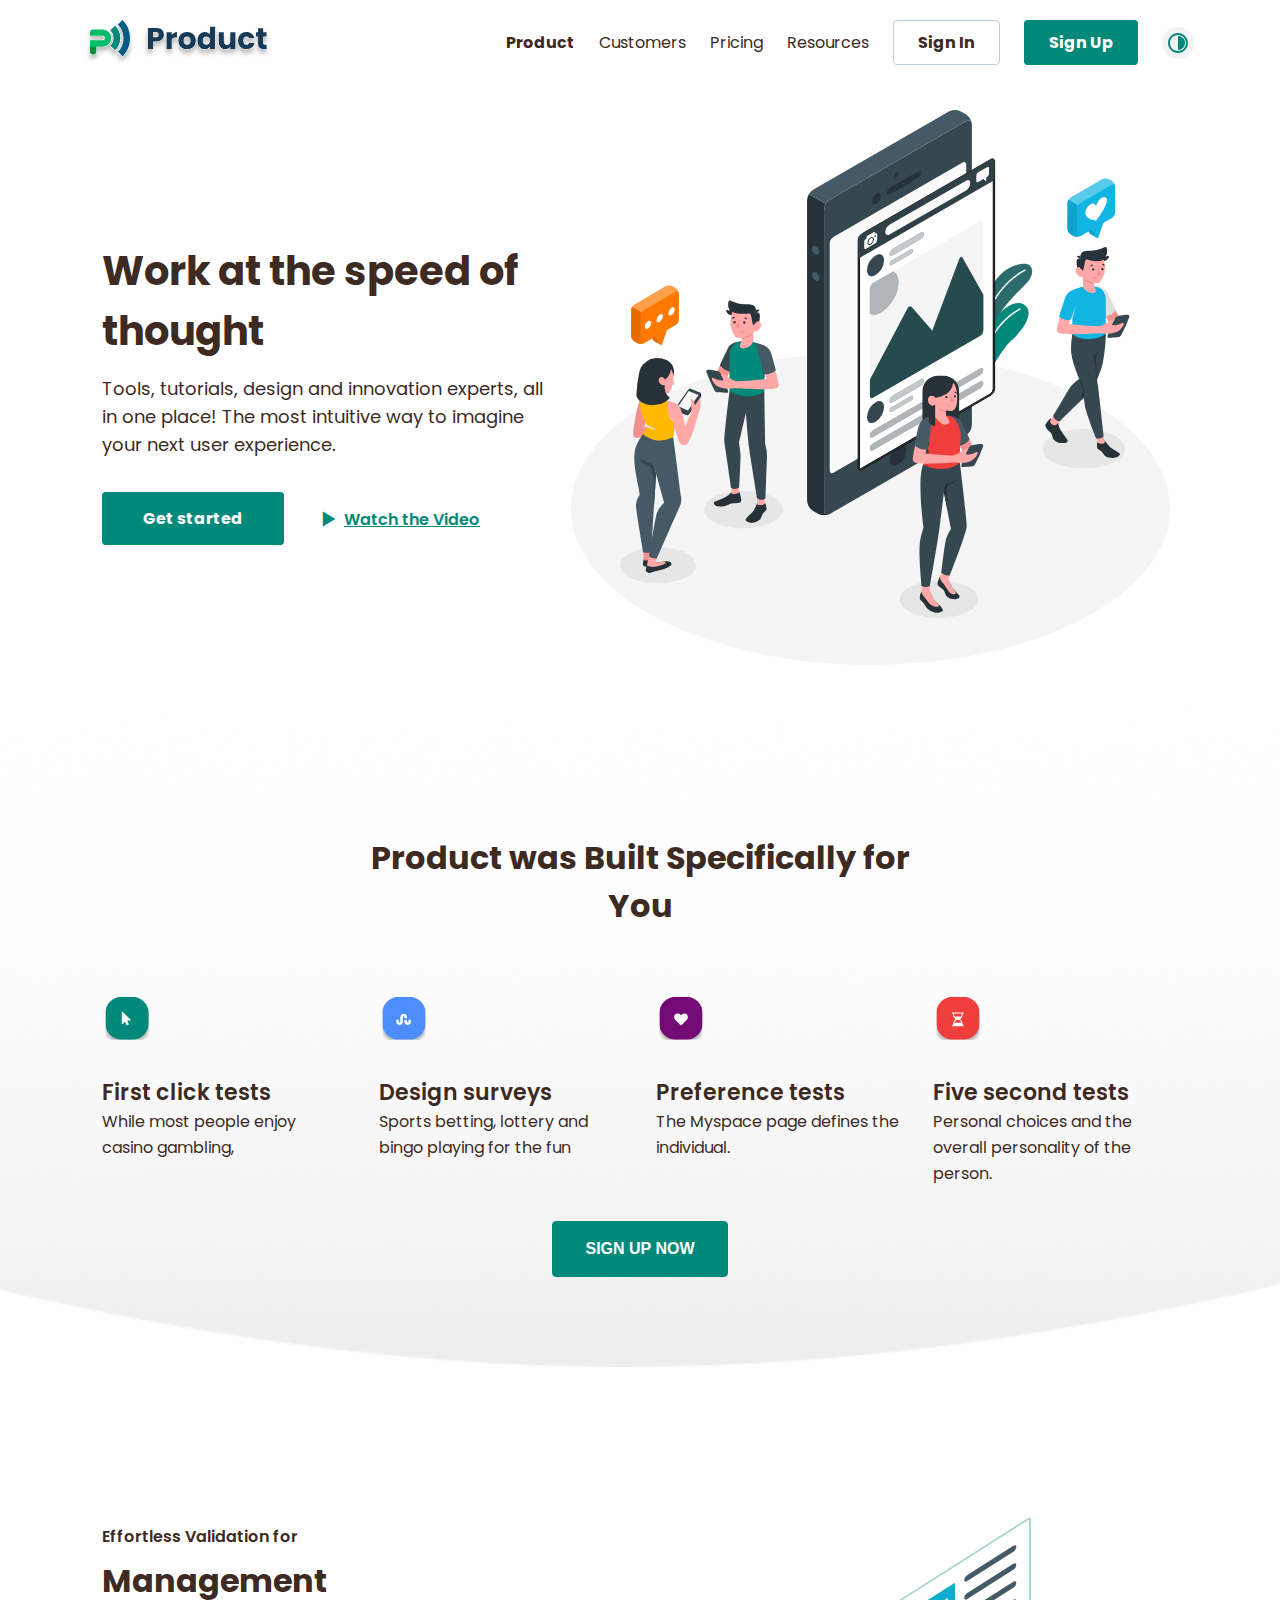
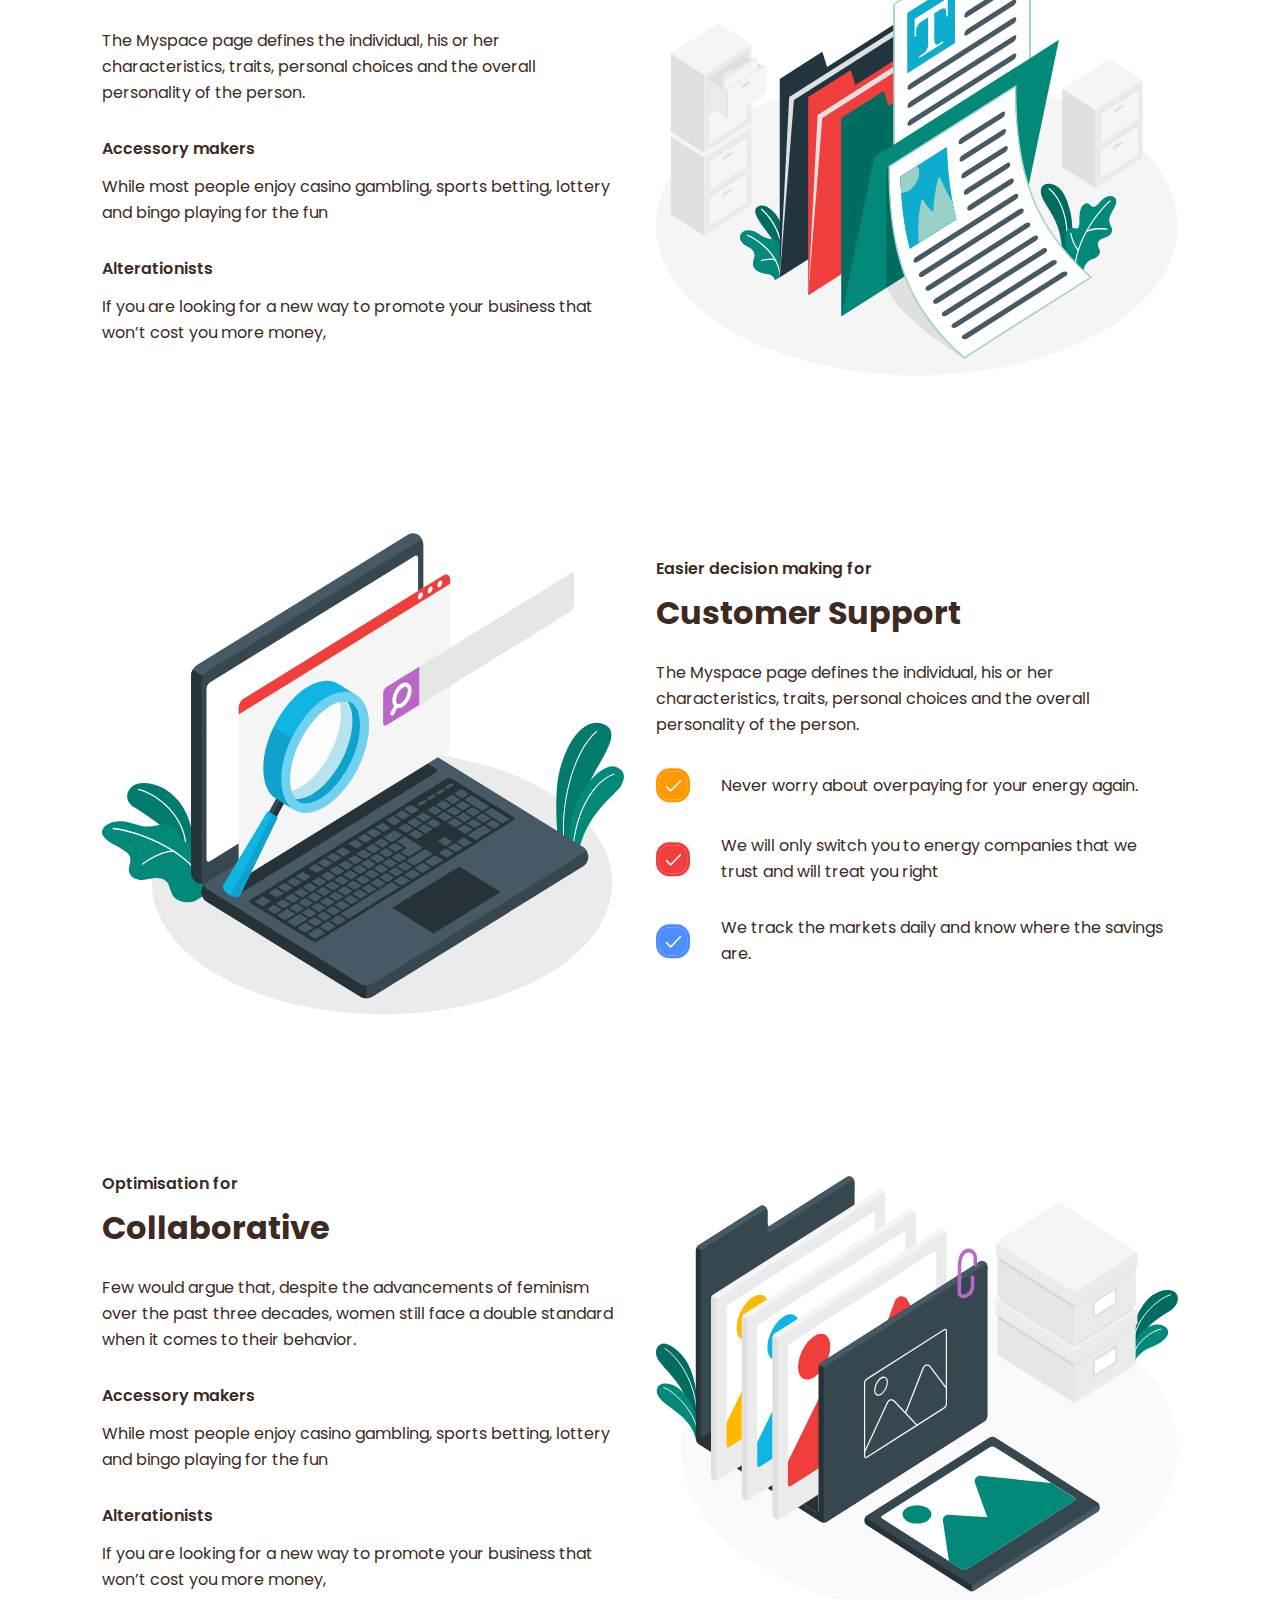
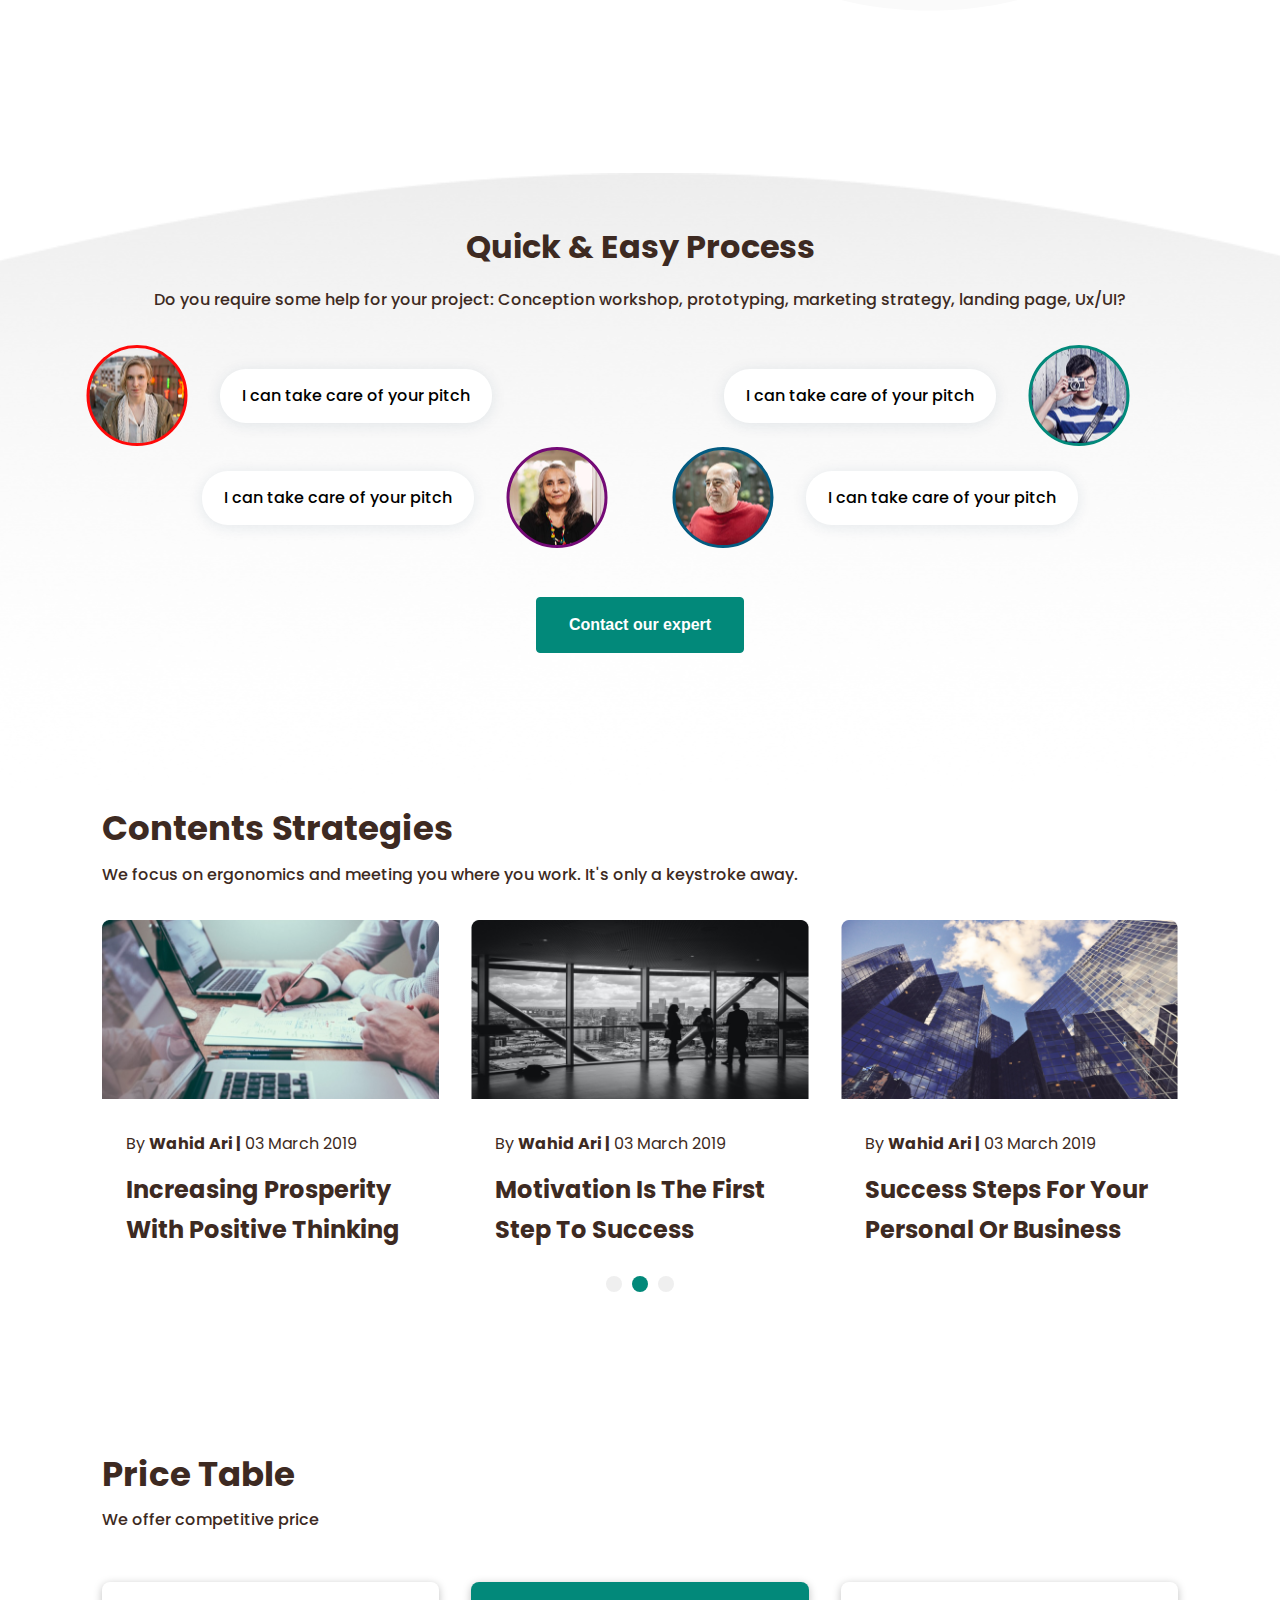
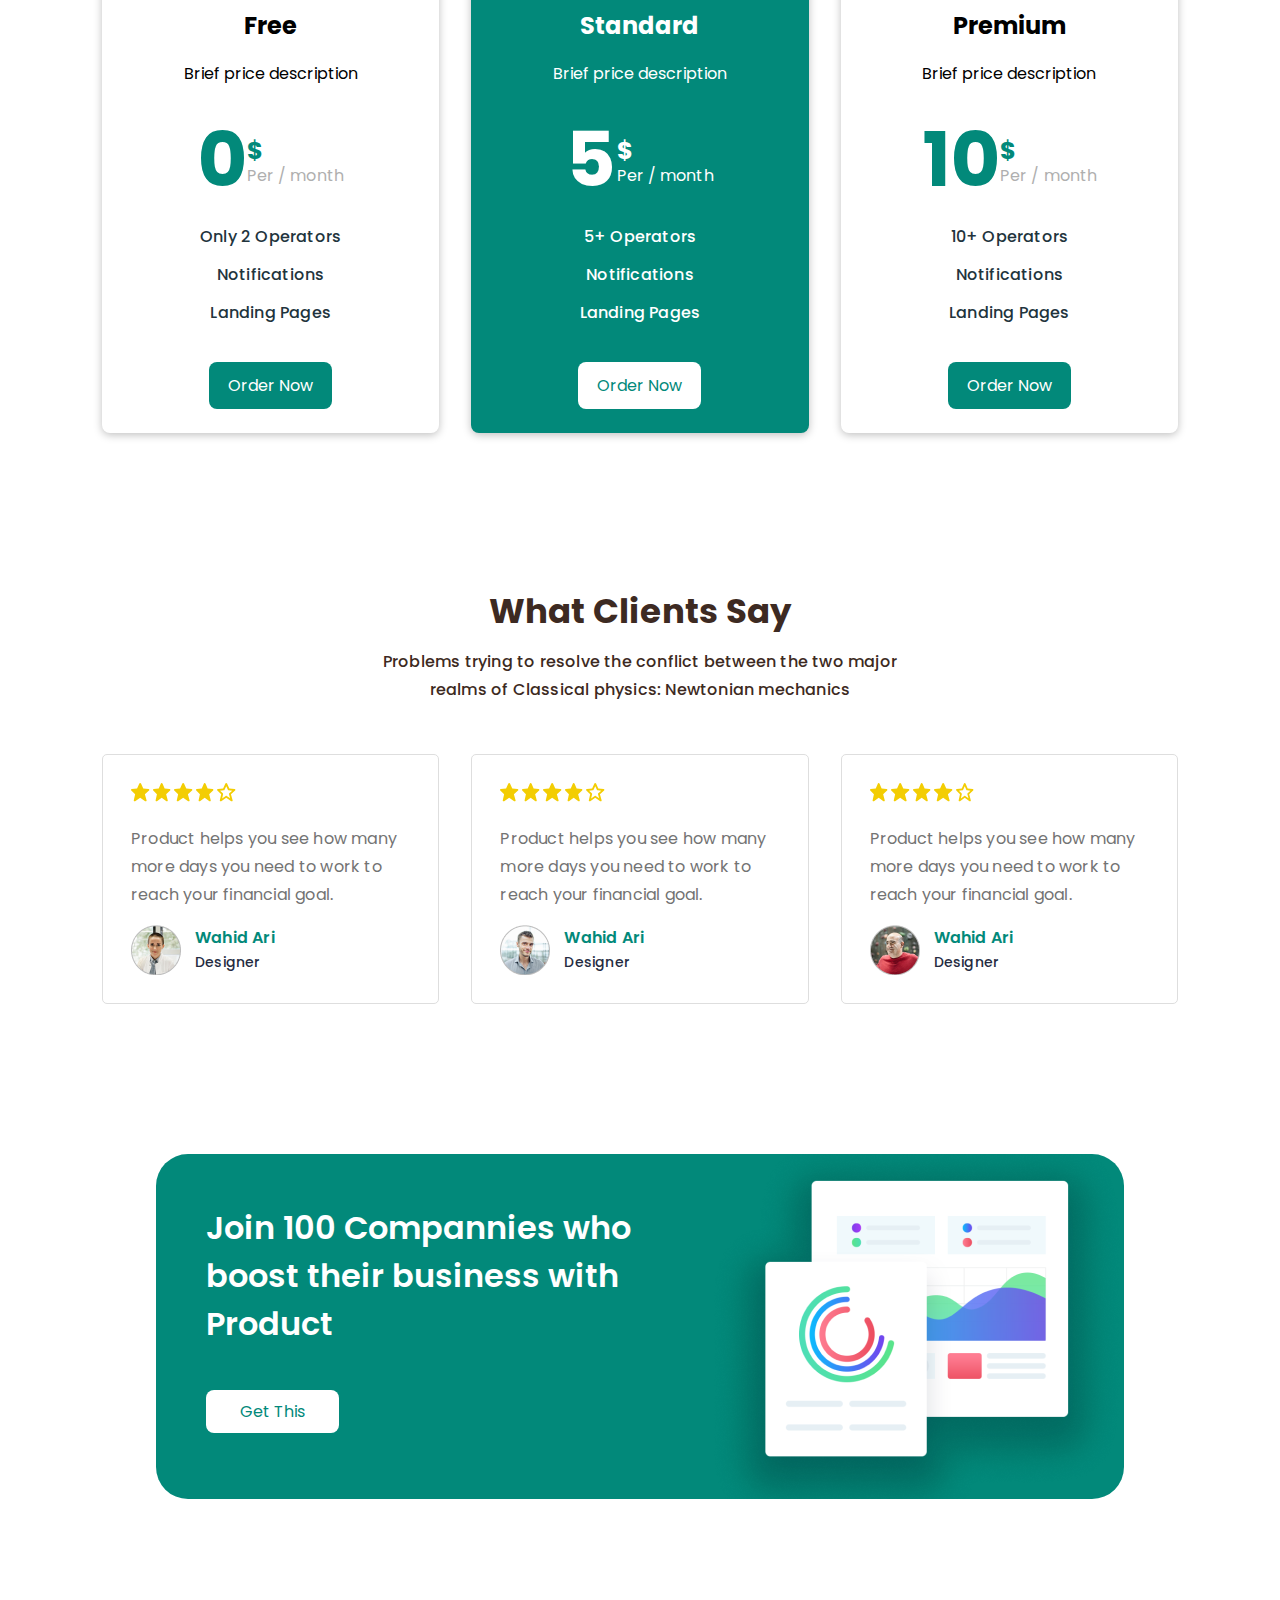
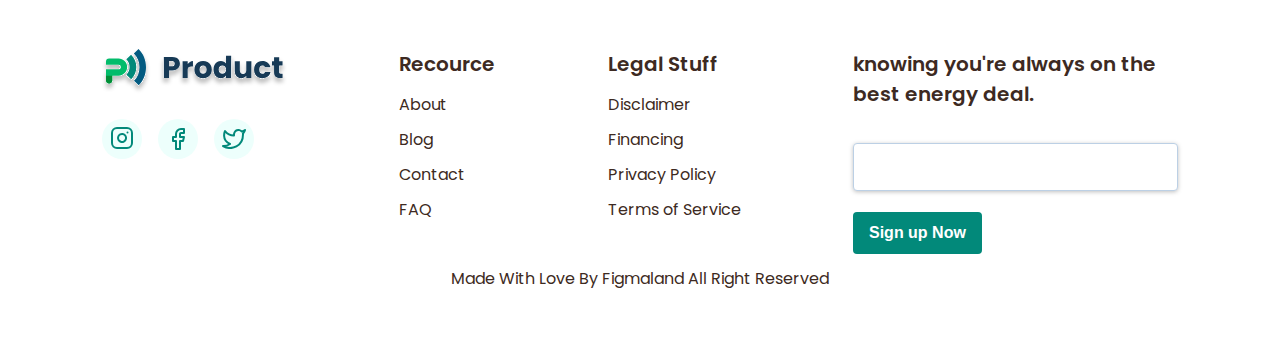
<file: index.html>
<!DOCTYPE html>
<html lang="en">
<head>
  <meta charset="UTF-8">
  <meta http-equiv="X-UA-Compatible" content="IE=edge">
  <meta name="viewport" content="width=device-width, initial-scale=1.0">
  <title>Product</title>
  <link rel="preconnect" href="https://fonts.googleapis.com">
  <link href='https://unpkg.com/boxicons@2.0.9/css/boxicons.min.css' rel='stylesheet'>
  <link rel="preconnect" href="https://fonts.gstatic.com" crossorigin>
  <link href="https://fonts.googleapis.com/css2?family=Poppins:wght@400;600;700&display=swap" rel="stylesheet">
  <link rel="stylesheet" href="https://necolas.github.io/normalize.css/8.0.1/normalize.css">
  <link rel="stylesheet" href="css/col.css">
  <link rel="stylesheet" href="css/flexboxgrid.css">
  <link rel="stylesheet" href="css/style.css">
</head>
<body>
  
  <section class="hero">
    <header class="hero__header site-header">
      <div class="container">
        <div class="row between align-center">
          <a class="site-header__logo-link" href="index.html"></a>
          <nav class="site-nav ">
            <ul class="nav-list">
              <li class="nav-item nav-item--active"><a href="index.html" class="nav-link">Product</a></li>
              <li class="nav-item"><a href="customer.html" class="nav-link">Customers</a></li>
              <li class="nav-item"><a href="pricing.html" class="nav-link">Pricing</a></li>
              <li class="nav-item"><a href="resources.html" class="nav-link">Resources</a></li>
              <li class="nav-item nav-item__sign"><a href="#" class="nav-link btn">Sign in</a></li>
              <li class="nav-item nav-item__sign"><a href="#" class="nav-link btn btn__green">Sign Up</a></li>
              <li class="nav-item nav-item__btn"><button class="dark__btn" type="button"><img src="img/frame-btn.svg" alt="light-darkbtn"></button></li>
            </ul>
          </nav>
          <div class="site-menu">
            <button class="site-menu__btn"><i class='bx bx-menu'></i></button>
          </div>
        </div>
      </div>
    </header>
    <div class="hero-content">
      <div class="container">
        <div class="row align-center between hero-content--flex">
          <div class="col-xs-12 col-lg-5">
            <h2 class="hero__title">Work at the speed of thought</h2>
            <p class="hero__text">Tools, tutorials, design and innovation experts, all in one place! The most intuitive way to imagine your next user experience.</p>
            <ul class="btn-list">
              <li class="btn-item"><a class="btn__link btn btn__green" href="#">Get started</a></li>
              <li class="btn-item"><a class="btn__link watch-video" href="#"><i class='bx bx-play'></i> <span class="watch-video--line"> Watch the Video</span></a></li>
            </ul>
          </div>
          <div class="col-xs-12 col-lg-7  hero__right">
            <img class="hero__img" src="img/amico-hero.svg" alt="hero-amico">
          </div>
        </div>
      </div>
    </div>
  </section>

  <section class="product">
    <div class="product__container container">
      <h2 class="product__title">Product  was Built Specifically for You</h2>
      <ul class="products row between-md">
        <li class="products__item col-xs-12 center-xs col-md-3 start-md">
          <div class="products__item--before">
            <h3 class="products__title">First click tests</h3>
            <p class="products__text">While most people enjoy casino gambling,</p>
          </div>
        </li>
        <li class="products__item col-xs-12 center-xs col-md-3 start-md">
          <div class="products__item--before">
            <h3 class="products__title">Design surveys</h3>
            <p class="products__text">Sports betting, lottery and bingo playing for the fun</p>
          </div>
        </li>
        <li class="products__item col-xs-12 center-xs col-md-3 start-md">
          <div class="products__item--before">
            <h3 class="products__title">Preference tests</h3>
            <p class="products__text">The Myspace page defines the individual.</p>
          </div>
        </li>
        <li class="products__item col-xs-12 center-xs col-md-3 start-md">
          <div class="products__item--before">
            <h3 class="products__title">Five second tests</h3>
            <p class="products__text">Personal choices and the overall personality of the person. </p>
          </div>
        </li>
      </ul>
      <div class="product__btn">
        <button class="product__btn-sign btn btn__green">SIGN UP NOW</button>
      </div>
    </div>
  </section>

  <section class="info">
    <div class="info__container container">
      <ul class="info__list">
        <li class="info__item row middle-md">
          <div class="info__des col-xs-12 col-md-6 start-md">
            <p class="info-des__big-text">Effortless Validation for</p>
            <h2 class="info-des__title">Management</h2>
            <p class="info-des__text">The Myspace page defines the individual, his or her characteristics, traits, personal choices and the overall personality of the person. </p>
            <p class="info-des__sub-text">Accessory makers</p>
            <p class="info-des__text">While most people enjoy casino gambling, sports betting, lottery and bingo playing for the fun</p>
            <p class="info-des__sub-text">Alterationists</p>
            <p class="info-des__text">If you are looking for a new way to promote your business that won’t cost you more money, </p>
          </div>
          <div class="info__img col-xs-12 center-xs col-md-6 start-md">
            <img class="info__img-sec" src="img/info-img1.svg" alt="info-img1">
          </div>
        </li>

        <li class="info__item row reverse middle-md">
          <div class="info__des col-xs-12 col-md-6 start-md">
            <p class="info-des__big-text">Easier decision making for</p>
            <h2 class="info-des__title">Customer Support</h2>
            <p class="info-des__texts">The Myspace page defines the individual, his or her characteristics, traits, personal choices and the overall personality of the person. </p>
            <p class="info-des__text info-des__text-yellow">Never worry about overpaying for your energy again. </p>
            <p class="info-des__text info-des__text-red">We will only switch you to energy companies that we trust and will treat you right</p>
            <p class="info-des__text info-des__text-blue">We track the markets daily and know where the savings are.</p>
          </div>
          <div class="info__img col-xs-12 center-xs col-md-6 start-md">
            <img class="info__img-sec" src="img/info-img2.svg" alt="info-img2">
          </div>
        </li>

        <li class="info__item row middle-md">
          <div class="info__des col-xs-12 col-md-6 start-md">
            <p class="info-des__big-text">Optimisation for</p>
            <h2 class="info-des__title">Collaborative</h2>
            <p class="info-des__text">Few would argue that, despite the advancements of feminism over the past three decades, women still face a double standard when it comes to their behavior. </p>
            <p class="info-des__sub-text">Accessory makers</p>
            <p class="info-des__text">While most people enjoy casino gambling, sports betting, lottery and bingo playing for the fun</p>
            <p class="info-des__sub-text">Alterationists</p>
            <p class="info-des__text">If you are looking for a new way to promote your business that won’t cost you more money, </p>
          </div>
          <div class="info__img col-xs-12 center-xs col-md-6 start-md">
            <img class="info__img-sec" src="img/info-img3.svg" alt="info-img3">
          </div>
        </li>
      </ul>
    </div>
  </section>

  <section class="process">
    <div class="process__container container">
      <h2 class="process__title">Quick & Easy Process</h2>
      <p class="process__text">Do you require some help for your project: Conception workshop, prototyping, marketing strategy, landing page, Ux/UI?</p>
      <ul class="process__list process__row row">
        <li class="process__item row col-md-6 col-xs-12 middle-xs"> 
          <img src="img/process-img1.svg" alt="process">
          <p class="process__item-text">I can take care of your pitch</p>
        </li>
        <li class="process__item row col-md-6 col-xs-12 reverse middle-xs">
          <img src="img/process-img2.svg" alt="process">
          <p class="process__item-text">I can take care of your pitch</p>
        </li>
        <li class="process__item row col-md-6 col-xs-12 reverse middle-xs">
          <img src="img/process-img3.svg" alt="process">
          <p class="process__item-text">I can take care of your pitch</p>
        </li>
        <li class="process__item row col-md-6 col-xs-12 middle-xs">
          <img src="img/process-img4.svg" alt="process">
          <p class="process__item-text">I can take care of your pitch</p>
        </li>
      </ul> 
      <div class="process-btn center-xs">
        <button class="product__btn-sign btn btn__green">Contact our expert</button>
      </div>
    </div>
  </section>

  <section class="strateg">
    <div class="strateg__container container center-xs start-md">
      <h2 class="strateg__title">Contents Strategies</h2>
      <p class="strateg__text">We focus on ergonomics and meeting you where you work. It's only a keystroke away. </p>
      <ul class="strateg__list strateg__row row">
        <li class="strateg__item strateg__col col-md-4 col-xs-12">
          <img src="img/strateg-img1.png" alt="strategy">
          <div class="strateg__item-inner">
            <p class="strateg__item-text">By <span class="strateg__item-text-bold">Wahid Ari |</span> 03 March 2019</p>
            <h3 class="strateg__item-title">Increasing Prosperity With Positive Thinking</h3>
          </div>
        </li>
        <li class="strateg__item strateg__col col-md-4 col-xs-12">
          <img src="img/strateg-img2.png" alt="strategy"> 
          <div class="strateg__item-inner">
            <p class="strateg__item-text">By <span class="strateg__item-text-bold">Wahid Ari |</span> 03 March 2019</p>
            <h3 class="strateg__item-title">Motivation Is The First Step To Success</h3>
          </div>
        </li>
        <li class="strateg__item strateg__col col-md-4 col-xs-12">
          <img src="img/strateg-img3.png" alt="strategy">
          <div class="strateg__item-inner">
            <p class="strateg__item-text">By <span class="strateg__item-text-bold">Wahid Ari |</span> 03 March 2019</p>
            <h3 class="strateg__item-title">Success Steps For Your Personal Or Business</h3>
          </div>
        </li>
      </ul>
      <div class="center-xs row">
        <ul class="button__list row">
          <li class="button__item"><button class="button__link"></button></li>
          <li class="button__item"><button class="button__link"></button></li>
          <li class="button__item"><button class="button__link"></button></li>
        </ul>
      </div>
    </div>
  </section>

  <section class="price">
    <div class="price__container container">
      <h2 class="price__title">Price Table</h2>
      <p class="price__text">We offer competitive price</p>
      <ul class="price__card card__list row">
        <li class="card__item col-md-4 col-xs-12 center-xs">
          <div class="card__item-inner">
            <h3 class="card__title">Free</h3>
            <p class="card__text">Brief price description</p>
            <div class="card__data row middle-xs center-xs">
              <p class="card__text-num">0</p>
              <div class="card__sallary">
                <p class="card__text-dollar">$</p>
                <p class="card__mounth">Per / month</p> 
              </div>
            </div>
            <p class="card__subtext">Only 2 Operators</p>
            <p class="card__subtext">Notifications</p>
            <p class="card__subtext">Landing Pages</p>
            <a class="card__btn" href="#">Order Now</a>
          </div>
        </li>
        <li class="card__item col-md-4 col-xs-12 center-xs">
          <div class="card__item-inner">
            <h3 class="card__title">Standard</h3>
            <p class="card__text">Brief price description</p>
            <div class="card__data row middle-xs center-xs">
              <p class="card__text-num">5</p>
              <div class="card__sallary">
                <p class="card__text-dollar">$</p>
                <p class="card__mounth">Per / month</p> 
              </div>
            </div>
            <p class="card__subtext">5+ Operators</p>
            <p class="card__subtext">Notifications</p>
            <p class="card__subtext">Landing Pages</p>
            <a class="card__btn" href="#">Order Now</a>
          </div>
        </li>
        <li class="card__item col-md-4 col-xs-12 center-xs">
          <div class="card__item-inner">
            <h3 class="card__title">Premium</h3>
            <p class="card__text">Brief price description</p>
            <div class="card__data row middle-xs center-xs">
              <p class="card__text-num">10</p>
              <div class="card__sallary">
                <p class="card__text-dollar">$</p>
                <p class="card__mounth">Per / month</p> 
              </div>
            </div>
            <p class="card__subtext">10+ Operators</p>
            <p class="card__subtext">Notifications</p>
            <p class="card__subtext">Landing Pages</p>
            <a class="card__btn" href="#">Order Now</a>
          </div>
        </li>
      </ul>
    </div>
  </section>

  <section class="clients">
    <div class="clients__container container">
      <h2 class="clients__title">What Clients Say</h2>
      <p class="clients__text">Problems trying to resolve the conflict between the two major realms of Classical physics: Newtonian mechanics </p>
      <ul class="clients__list client row">
        <li class="client__item col-md-4 col-xs-12">
          <div class="client__inner inner">
            <ul class="inner__list row">
              <li class="inner__item">
                <img class="inner__img" src="img/icon-star.svg" alt="star">
              </li>
              <li class="inner__item">
                <img class="inner__img" src="img/icon-star.svg" alt="star">
              </li>
              <li class="inner__item">
                <img class="inner__img" src="img/icon-star.svg" alt="star">
              </li>
              <li class="inner__item">
                <img class="inner__img" src="img/icon-star.svg" alt="star">
              </li>
              <li class="inner__item">
                <img class="inner__img" src="img/icon-not-star.svg" alt="star">
              </li>
            </ul>
            <p class="inner__text">Product helps you see how many more days you need to work to reach your financial goal.</p>
            <div class="inner__des middle-xs">
              <div class="inner__description">
                <h3 class="inner__des-title">Wahid Ari</h3>
                <p class="inner__des-text">Designer</p>
              </div>
            </div>
          </div>
        </li>
        <li class="client__item col-md-4 col-xs-12">
          <div class="client__inner inner">
            <ul class="inner__list row">
              <li class="inner__item">
                <img class="inner__img" src="img/icon-star.svg" alt="star">
              </li>
              <li class="inner__item">
                <img class="inner__img" src="img/icon-star.svg" alt="star">
              </li>
              <li class="inner__item">
                <img class="inner__img" src="img/icon-star.svg" alt="star">
              </li>
              <li class="inner__item">
                <img class="inner__img" src="img/icon-star.svg" alt="star">
              </li>
              <li class="inner__item">
                <img class="inner__img" src="img/icon-not-star.svg" alt="star">
              </li>
            </ul>
            <p class="inner__text">Product helps you see how many more days you need to work to reach your financial goal.</p>
            <div class="inner__des middle-xs">
              <div class="inner__description">
                <h3 class="inner__des-title">Wahid Ari</h3>
                <p class="inner__des-text">Designer</p>
              </div>
            </div>
          </div>
        </li>
        <li class="client__item col-md-4 col-xs-12">
          <div class="client__inner inner">
            <ul class="inner__list row">
              <li class="inner__item">
                <img class="inner__img" src="img/icon-star.svg" alt="star">
              </li>
              <li class="inner__item">
                <img class="inner__img" src="img/icon-star.svg" alt="star">
              </li>
              <li class="inner__item">
                <img class="inner__img" src="img/icon-star.svg" alt="star">
              </li>
              <li class="inner__item">
                <img class="inner__img" src="img/icon-star.svg" alt="star">
              </li>
              <li class="inner__item">
                <img class="inner__img" src="img/icon-not-star.svg" alt="star">
              </li>
            </ul>
            <p class="inner__text">Product helps you see how many more days you need to work to reach your financial goal.</p>
            <div class="inner__des middle-xs">
              <div class="inner__description">
                <h3 class="inner__des-title">Wahid Ari</h3>
                <p class="inner__des-text">Designer</p>
              </div>
            </div>
          </div>
        </li>
      </ul>
    </div>
  </section>

  <section class="statistic">
    <div class="statistic__container container">
      <div class="statistic__blank between-md">
        <div class="blank">
          <h2 class="blank__title">Join 100 Compannies who boost their business with Product</h2>
          <a class="blank__btn" href="#">Get This</a>
        </div>
        <img class="blank__img" src="img/statistic.png" alt="statistic">
      </div>
    </div>
  </section>

  <section class="site-footer">
    <footer class="footer">
      <div class="footer__container container">
        <div class="footer__row between-md">
          <div class="footer__left social">
            <a class="site-header__logo-link site-footer__link" href="index.html"></a>
            <ul class="social__list row middle-xs">
              <li class="social__item"><a class="social__link" href="#"><img class="social__img" src="img/instagram.svg" alt="social"></a></li>
              <li class="social__item"><a class="social__link" href="#"><img class="social__img" src="img/facebook.svg" alt="social"></a></li>
              <li class="social__item"><a class="social__link" href="#"><img class="social__img" src="img/twitter.svg" alt="social"></a></li>
            </ul>
          </div>
          <div class="nav__left">
            <h3 class="nav__title">Recource</h3>
            <ul class="nav__list">
              <li class="nav__item">
                <a class="nav__link" href="#">About</a>
              </li>
              <li class="nav__item">
                <a class="nav__link" href="#">Blog</a>
              </li>
              <li class="nav__item">
                <a class="nav__link" href="#">Contact</a>
              </li>
              <li class="nav__item">
                <a class="nav__link" href="#">FAQ</a>
              </li>
            </ul>
          </div>
          <div class="nav__right">
            <h3 class="nav__title">Legal Stuff</h3>
            <ul class="nav__list">
              <li class="nav__item">
                <a class="nav__link" href="#">Disclaimer</a>
              </li>
              <li class="nav__item">
                <a class="nav__link" href="#">Financing</a>
              </li>
              <li class="nav__item">
                <a class="nav__link" href="#">Privacy Policy</a>
              </li>
              <li class="nav__item">
                <a class="nav__link" href="#">Terms of Service</a>
              </li>
            </ul>
          </div>
          <div class="footer__sign">
            <h3 class="sign__title">knowing you're always on the best energy deal.</h3>
            <form class="sign__form" action="https://echohtmlacademy.ru" method="POST">  
              <input class="sign__input" type="email" required>
              <button class="sign__btn">Sign up Now</button>
            </form>
          </div>
        </div>
        <p class="copyrighter">Made With Love By Figmaland All Right Reserved</p>
      </div>
    </footer>
  </section>


  <script src="js/main.js"></script>
</body>
</html>
</file>
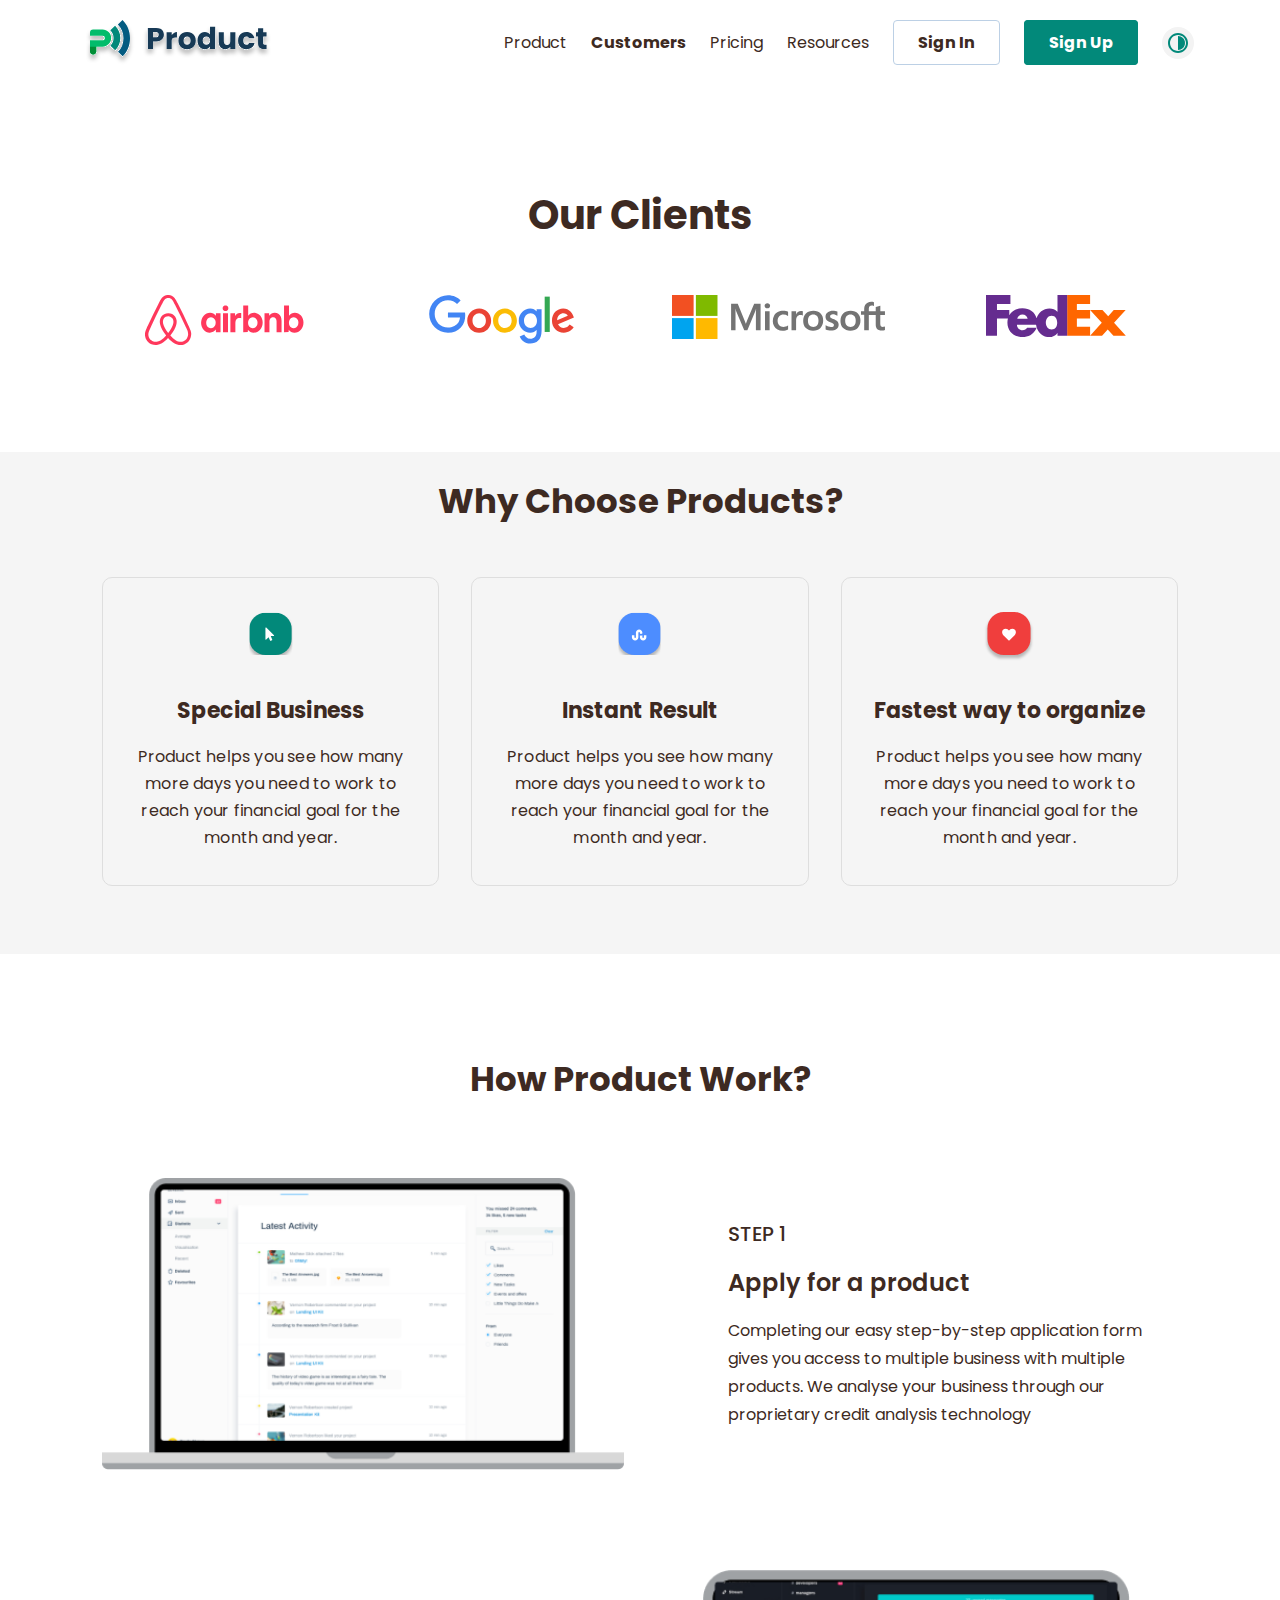
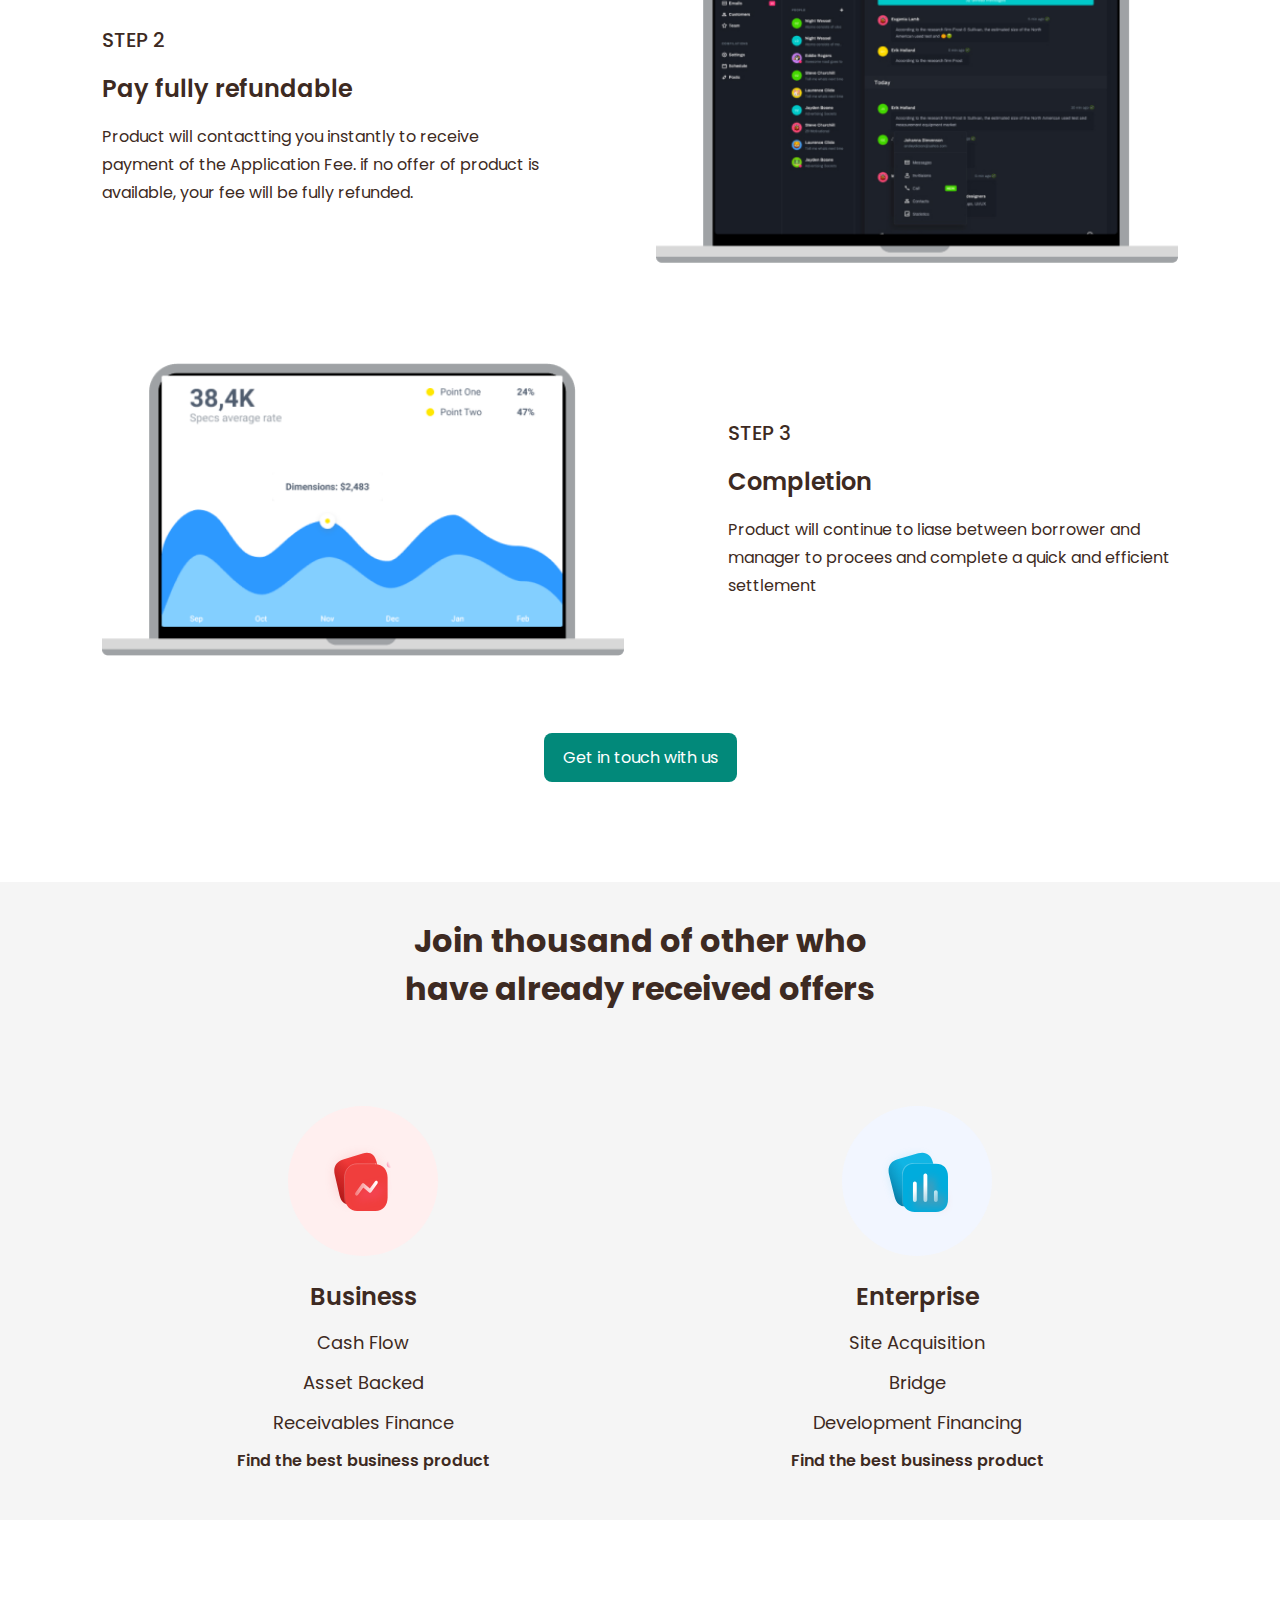
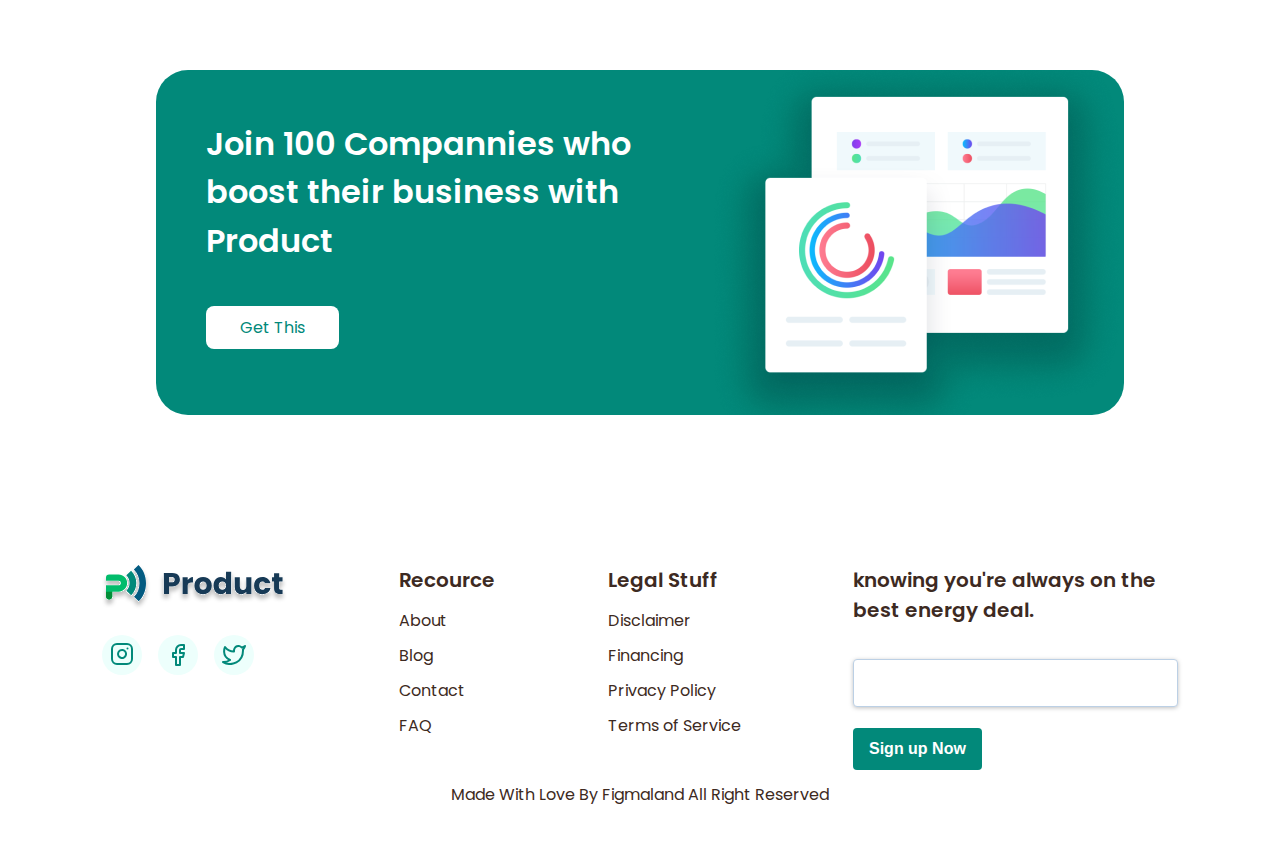
<file: customer.html>
<!DOCTYPE html>
<html lang="en">
<head>
  <meta charset="UTF-8">
  <meta http-equiv="X-UA-Compatible" content="IE=edge">
  <meta name="viewport" content="width=device-width, initial-scale=1.0">
  <title>Customer</title>
  <link rel="preconnect" href="https://fonts.googleapis.com">
  <link href='https://unpkg.com/boxicons@2.0.9/css/boxicons.min.css' rel='stylesheet'>
  <link rel="preconnect" href="https://fonts.gstatic.com" crossorigin>
  <link href="https://fonts.googleapis.com/css2?family=Poppins:wght@400;600;700&display=swap" rel="stylesheet">
  <link rel="stylesheet" href="https://necolas.github.io/normalize.css/8.0.1/normalize.css">
  <link rel="stylesheet" href="css/col.css">
  <link rel="stylesheet" href="css/flexboxgrid.css">
  <link rel="stylesheet" href="css/style.css">
</head>
<body>
  <section class="hero">
    <header class="hero__header site-header">
      <div class="container">
        <div class="row between align-center">
          <a class="site-header__logo-link" href="index.html"></a>
          <nav class="site-nav ">
            <ul class="nav-list">
              <li class="nav-item"><a href="index.html" class="nav-link">Product</a></li>
              <li class="nav-item nav-item--active"><a href="customer.html" class="nav-link">Customers</a></li>
              <li class="nav-item"><a href="pricing.html" class="nav-link">Pricing</a></li>
              <li class="nav-item"><a href="resources.html" class="nav-link">Resources</a></li>
              <li class="nav-item nav-item__sign"><a href="#" class="nav-link btn">Sign in</a></li>
              <li class="nav-item nav-item__sign"><a href="#" class="nav-link btn btn__green">Sign Up</a></li>
              <li class="nav-item nav-item__btn"><button class="dark__btn" type="button"><img src="img/frame-btn.svg" alt="light-darkbtn"></button></li>
            </ul>
          </nav>
          <div class="site-menu">
            <button class="site-menu__btn"><i class='bx bx-menu'></i></button>
          </div>
        </div>
      </div>
    </header>
  </section>

  <section class="our">
    <div class="our__container container">
      <h2 class="our__title">Our Clients</h2>
      <ul class="our__list row between-md">
        <li class="our__item col-md-3 middle-md center-md col-xs-6 middle-xs center-xs"><img src="img/air.svg" alt="company"></li>
        <li class="our__item col-md-3 middle-md center-md col-xs-6 middle-xs center-xs"><img src="img/google.svg" alt="company"></li>
        <li class="our__item col-md-3 middle-md center-md col-xs-6 middle-xs center-xs"><img src="img/microsoft.svg" alt="company"></li>
        <li class="our__item col-md-3 middle-md center-md col-xs-6 middle-xs center-xs"><img src="img/fedex.svg" alt="company"></li>
      </ul>
    </div>
  </section>

  <section class="choose">
    <div class="choose__container container">
      <h2 class="choose__title">Why Choose Products?</h2>
      <ul class="choose__list row">
        <li class="choose__item col-md-4 col-xs-12 center-xs">
          <div class="choose__inner">
            <h3 class="choose__inner-title">Special Business</h3>
            <p class="choose__inner-text">Product helps you see how many more days you need to work to reach your financial goal for the month and year.</p>
          </div>
        </li>
        <li class="choose__item col-md-4 col-xs-12 center-xs">
          <div class="choose__inner">
            <h3 class="choose__inner-title">Instant Result</h3>
            <p class="choose__inner-text">Product helps you see how many more days you need to work to reach your financial goal for the month and year.</p>
          </div>
        </li>
        <li class="choose__item col-md-4 col-xs-12 center-xs">
          <div class="choose__inner">
            <h3 class="choose__inner-title">Fastest way to organize</h3>
            <p class="choose__inner-text">Product helps you see how many more days you need to work to reach your financial goal for the month and year.</p>
          </div>
        </li>
      </ul>
    </div>
  </section>

  <section class="works">
    <div class="works__container container">
      <h2 class="works__title">How Product Work?</h2>
      <ul class="work__list">
        <li class="work__item row middle-xs between-xs">
          <img class="work__img col-md-6 col-xs-12" src="img/mac1.png" alt="mac">
          <div class="work__item-inner col-md-6 col-xs-12">
            <p class="work__subtext">STEP 1</p>
            <h3 class="work__title">Apply for a product</h3>
            <p class="work__text">Completing our easy step-by-step application form gives you access to multiple business with multiple products. We analyse your business through our proprietary credit analysis technology </p>
          </div>
        </li>
        <li class="work__item row middle-xs reverse">
          <img class="work__img col-md-6 col-xs-12" src="img/mac2.png" alt="mac">
          <div class="work__item-inner col-md-6 col-xs-12">
            <p class="work__subtext">STEP 2</p>
            <h3 class="work__title">Pay fully refundable</h3>
            <p class="work__text">Product will contactting you instantly to receive payment of the Application Fee. if no offer of product is available, your fee will be fully refunded.</p>
          </div>
        </li>
        <li class="work__item row middle-xs">
          <img class="work__img col-md-6 col-xs-12" src="img/mac3.png" alt="mac">
          <div class="work__item-inner col-md-6 col-xs-12 bottom-xs">
            <p class="work__subtext">STEP 3</p>
            <h3 class="work__title">Completion</h3>
            <p class="work__text">Product will continue to liase between borrower and manager to procees and complete a quick and efficient settlement</p>
          </div>
        </li>
      </ul>
      <div class="work__btn-sec">
        <a class="work__btn" href="#">Get in touch with us</a>
      </div>
    </div>
  </section>

  <section class="joins">
    <div class="joins__container container">
      <h2 class="joins__title">Join thousand of other who have already received offers</h2>
      <div class="joins__row row">
        <div class="join__left center-xs col-md-6 col-xs-12">
          <h3 class="join__title">Business</h3>
          <p class="join__text">Cash Flow</p>
          <p class="join__text">Asset Backed</p>
          <p class="join__text">Receivables Finance</p>
          <p class="join__subtext">Find the best business product</p>
        </div>
        <div class="join__right center-xs col-md-6 col-xs-12">
          <h3 class="join__title">Enterprise</h3>
          <p class="join__text">Site Acquisition</p>
          <p class="join__text">Bridge</p>
          <p class="join__text">Development Financing</p>
          <p class="join__subtext">Find the best business product</p>
        </div>
      </div>
    </div>
  </section>

  <section class="statistic">
    <div class="statistic__container container">
      <div class="statistic__blank between-md">
        <div class="blank">
          <h2 class="blank__title">Join 100 Compannies who boost their business with Product</h2>
          <a class="blank__btn" href="#">Get This</a>
        </div>
        <img class="blank__img" src="img/statistic.png" alt="statistic">
      </div>
    </div>
  </section>

  <section class="site-footer">
    <footer class="footer">
      <div class="footer__container container">
        <div class="footer__row between-md">
          <div class="footer__left social">
            <a class="site-header__logo-link site-footer__link" href="index.html"></a>
            <ul class="social__list row middle-xs">
              <li class="social__item"><a class="social__link" href="#"><img class="social__img" src="img/instagram.svg" alt="social"></a></li>
              <li class="social__item"><a class="social__link" href="#"><img class="social__img" src="img/facebook.svg" alt="social"></a></li>
              <li class="social__item"><a class="social__link" href="#"><img class="social__img" src="img/twitter.svg" alt="social"></a></li>
            </ul>
          </div>
          <div class="nav__left">
            <h3 class="nav__title">Recource</h3>
            <ul class="nav__list">
              <li class="nav__item">
                <a class="nav__link" href="#">About</a>
              </li>
              <li class="nav__item">
                <a class="nav__link" href="#">Blog</a>
              </li>
              <li class="nav__item">
                <a class="nav__link" href="#">Contact</a>
              </li>
              <li class="nav__item">
                <a class="nav__link" href="#">FAQ</a>
              </li>
            </ul>
          </div>
          <div class="nav__right">
            <h3 class="nav__title">Legal Stuff</h3>
            <ul class="nav__list">
              <li class="nav__item">
                <a class="nav__link" href="#">Disclaimer</a>
              </li>
              <li class="nav__item">
                <a class="nav__link" href="#">Financing</a>
              </li>
              <li class="nav__item">
                <a class="nav__link" href="#">Privacy Policy</a>
              </li>
              <li class="nav__item">
                <a class="nav__link" href="#">Terms of Service</a>
              </li>
            </ul>
          </div>
          <div class="footer__sign">
            <h3 class="sign__title">knowing you're always on the best energy deal.</h3>
            <form class="sign__form" action="https://echohtmlacademy.ru" method="POST">  
              <input class="sign__input" type="email" required>
              <button class="sign__btn">Sign up Now</button>
            </form>
          </div>
        </div>
        <p class="copyrighter">Made With Love By Figmaland All Right Reserved</p>
      </div>
    </footer>
  </section>

  <script src="js/main.js"></script>

</body>
</html>
</file>
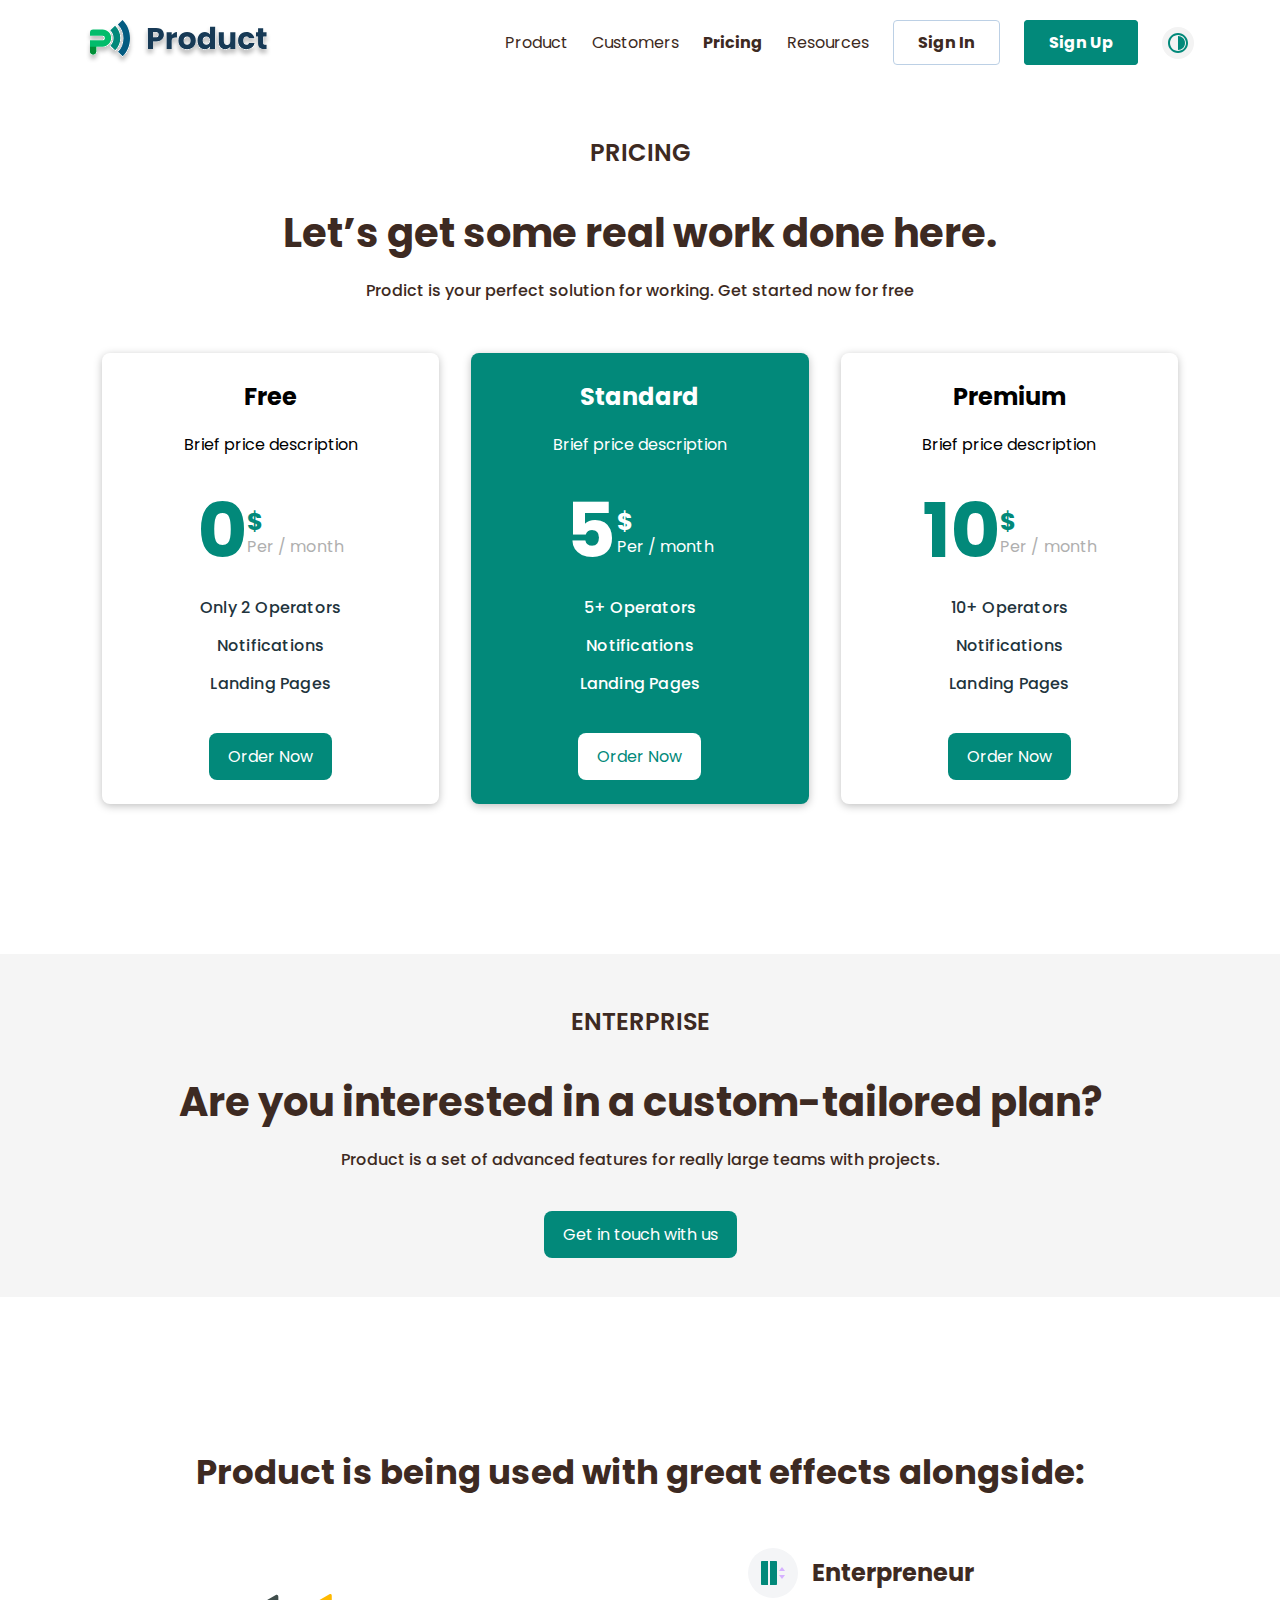
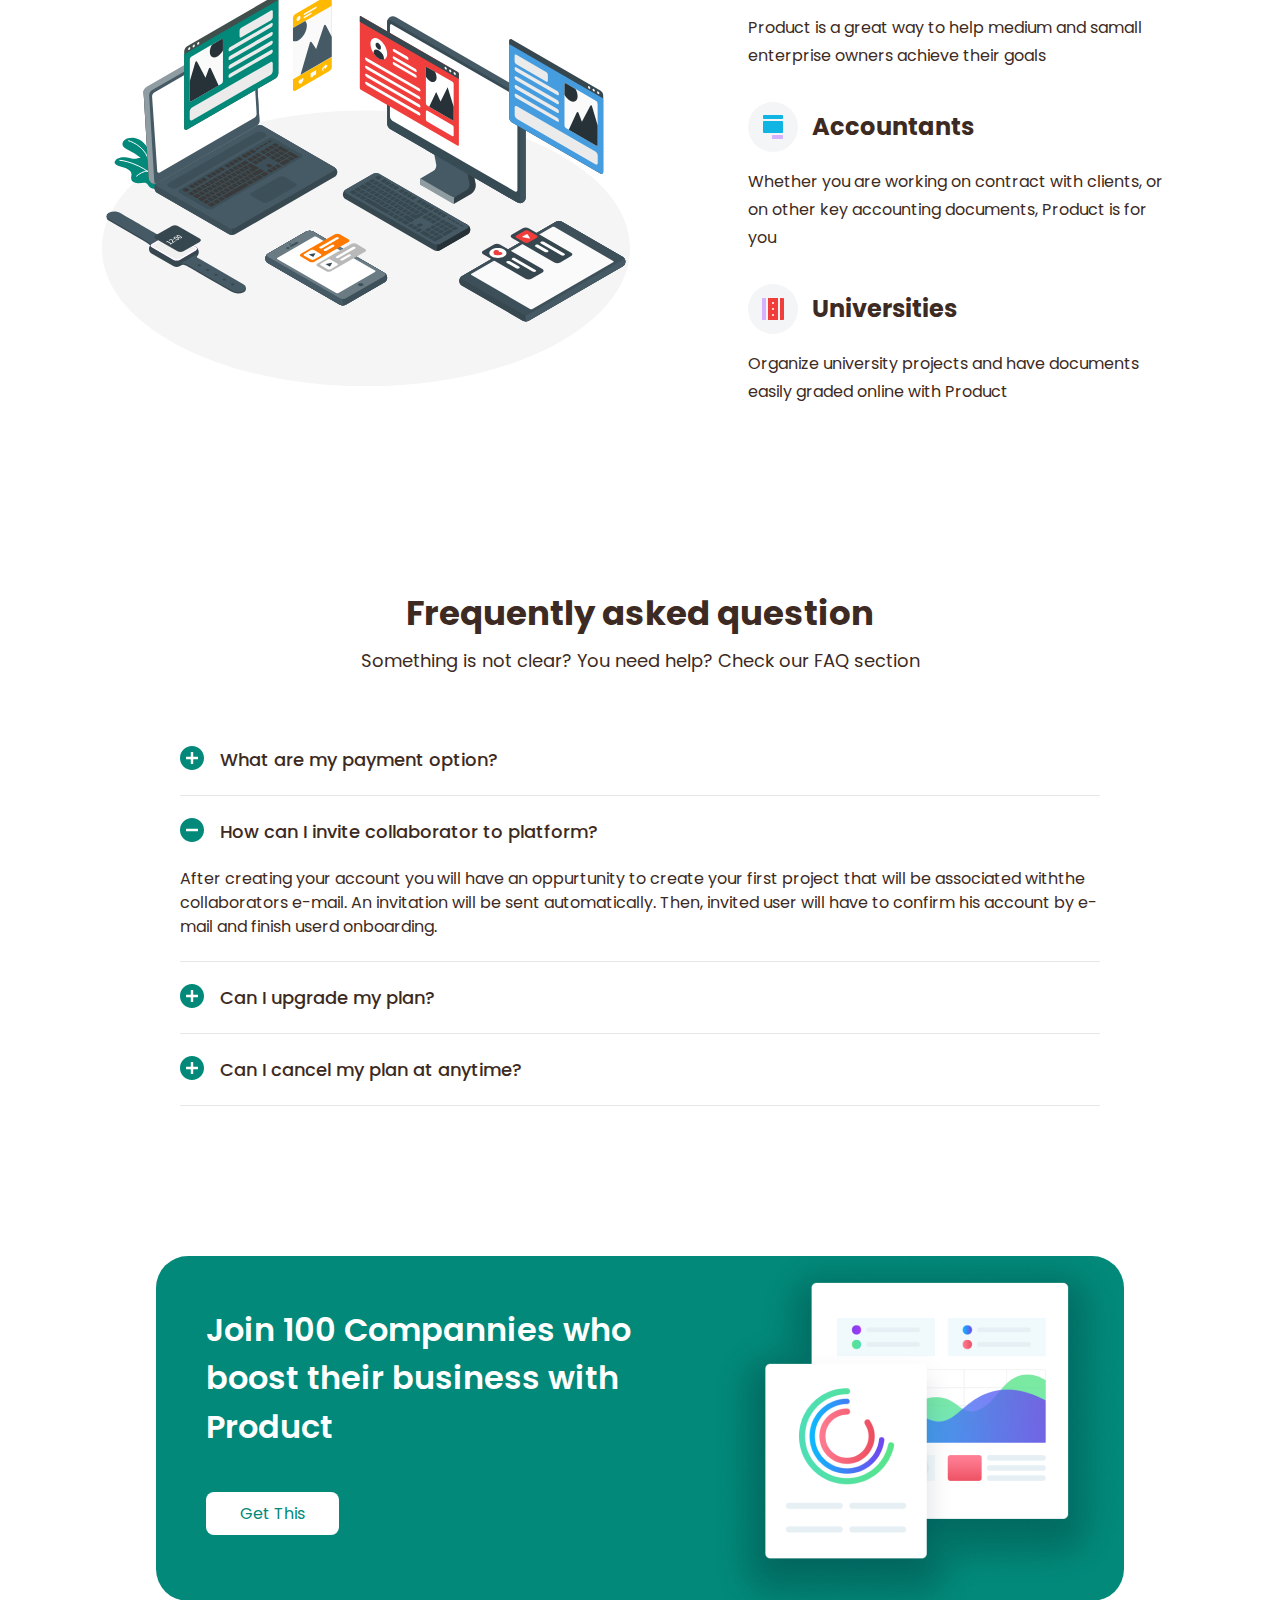
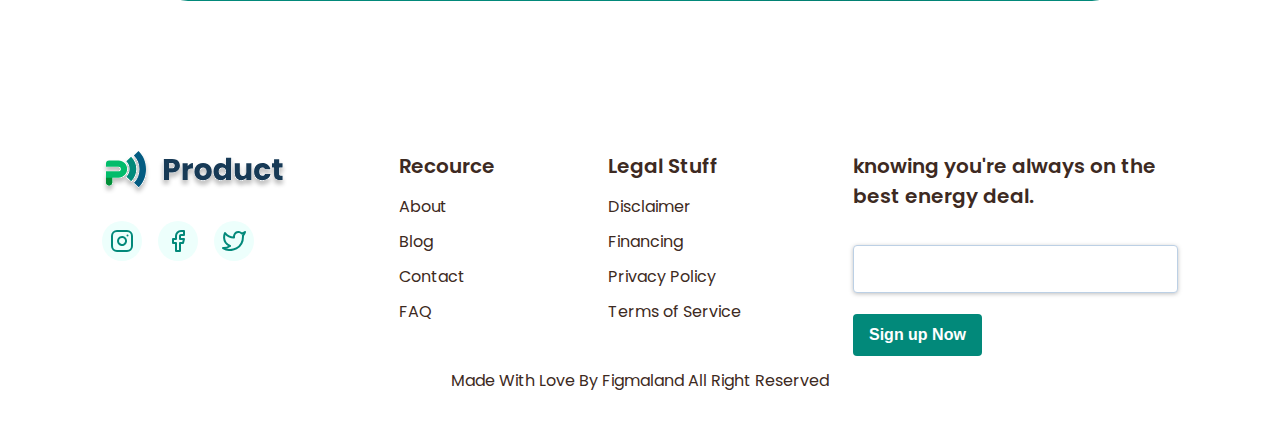
<file: pricing.html>
<!DOCTYPE html>
<html lang="en">
<head>
  <meta charset="UTF-8">
  <meta http-equiv="X-UA-Compatible" content="IE=edge">
  <meta name="viewport" content="width=device-width, initial-scale=1.0">
  <title>Product</title>
  <link rel="preconnect" href="https://fonts.googleapis.com">
  <link href='https://unpkg.com/boxicons@2.0.9/css/boxicons.min.css' rel='stylesheet'>
  <link rel="preconnect" href="https://fonts.gstatic.com" crossorigin>
  <link href="https://fonts.googleapis.com/css2?family=Poppins:wght@400;600;700&display=swap" rel="stylesheet">
  <link rel="stylesheet" href="https://necolas.github.io/normalize.css/8.0.1/normalize.css">
  <link rel="stylesheet" href="css/col.css">
  <link rel="stylesheet" href="css/flexboxgrid.css">
  <link rel="stylesheet" href="css/style.css">
</head>
<body>
  
  <section class="hero">
    <header class="hero__header site-header">
      <div class="container">
        <div class="row between align-center">
          <a class="site-header__logo-link" href="index.html"></a>
          <nav class="site-nav ">
            <ul class="nav-list">
              <li class="nav-item"><a href="index.html" class="nav-link">Product</a></li>
              <li class="nav-item"><a href="customer.html" class="nav-link">Customers</a></li>
              <li class="nav-item nav-item--active"><a href="pricing.html" class="nav-link">Pricing</a></li>
              <li class="nav-item"><a href="resources.html" class="nav-link">Resources</a></li>
              <li class="nav-item nav-item__sign"><a href="#" class="nav-link btn">Sign in</a></li>
              <li class="nav-item nav-item__sign"><a href="#" class="nav-link btn btn__green">Sign Up</a></li>
              <li class="nav-item nav-item__btn"><button class="dark__btn" type="button"><img src="img/frame-btn.svg" alt="light-darkbtn"></button></li>
            </ul>
          </nav>
          <div class="site-menu">
            <button class="site-menu__btn"><i class='bx bx-menu'></i></button>
          </div>
        </div>
      </div>
    </header>    
  </section>

  <section class="price price-sec">
    <div class="price__container container">
      <div class="prices center-xs">
        <p class="price__subtitle">PRICING</p>
        <h2 class="price__title price-title">Let’s get some real work done here.</h2>
        <p class="price__text price-text">Prodict is your perfect solution for working. Get started now for free</p>
      </div>
      <ul class="price__card card__list row">
        <li class="card__item col-md-4 col-xs-12 center-xs">
          <div class="card__item-inner">
            <h3 class="card__title">Free</h3>
            <p class="card__text">Brief price description</p>
            <div class="card__data row middle-xs center-xs">
              <p class="card__text-num">0</p>
              <div class="card__sallary">
                <p class="card__text-dollar">$</p>
                <p class="card__mounth">Per / month</p> 
              </div>
            </div>
            <p class="card__subtext">Only 2 Operators</p>
            <p class="card__subtext">Notifications</p>
            <p class="card__subtext">Landing Pages</p>
            <a class="card__btn" href="#">Order Now</a>
          </div>
        </li>
        <li class="card__item col-md-4 col-xs-12 center-xs">
          <div class="card__item-inner">
            <h3 class="card__title">Standard</h3>
            <p class="card__text">Brief price description</p>
            <div class="card__data row middle-xs center-xs">
              <p class="card__text-num">5</p>
              <div class="card__sallary">
                <p class="card__text-dollar">$</p>
                <p class="card__mounth">Per / month</p> 
              </div>
            </div>
            <p class="card__subtext">5+ Operators</p>
            <p class="card__subtext">Notifications</p>
            <p class="card__subtext">Landing Pages</p>
            <a class="card__btn" href="#">Order Now</a>
          </div>
        </li>
        <li class="card__item col-md-4 col-xs-12 center-xs">
          <div class="card__item-inner">
            <h3 class="card__title">Premium</h3>
            <p class="card__text">Brief price description</p>
            <div class="card__data row middle-xs center-xs">
              <p class="card__text-num">10</p>
              <div class="card__sallary">
                <p class="card__text-dollar">$</p>
                <p class="card__mounth">Per / month</p> 
              </div>
            </div>
            <p class="card__subtext">10+ Operators</p>
            <p class="card__subtext">Notifications</p>
            <p class="card__subtext">Landing Pages</p>
            <a class="card__btn" href="#">Order Now</a>
          </div>
        </li>
      </ul>
    </div>
  </section>

  <section class="enter">
    <div class="enter__container container">
      <div class="prices center-xs">
        <p class="price__subtitle">ENTERPRISE</p>
        <h2 class="price__title price-title">Are you interested  in a custom-tailored plan?</h2>
        <p class="price__text price-text">Product is a set of advanced features for really large teams with projects.</p>
        <a class="enter__btn" href="#">Get in touch with us</a>
      </div>
    </div>
  </section>

  <section class="being">
    <div class="being__container container">
      <h2 class="being__title">Product is being used with great effects alongside:</h2>
      <div class="being__row row middle-xs between-md">
        <div class=" col-xs-12 center-xs col-md-6">
          <div class="being__big-img being__small-img"></div>
        </div>
        <div class=" col-xs-12 col-md-5">
          <div class="being__inner">
            <ul class="being__inner-list">
              <li class="being__inner-item">
                <h3 class="being__inner-title">Enterpreneur</h3>
                <p class="being__inner-text">Product is a great way to help medium and samall enterprise owners achieve their goals</p>
              </li>
              <li class="being__inner-item">
                <h3 class="being__inner-title">Accountants</h3>
                <p class="being__inner-text">Whether you are working on contract with clients, or on other key accounting documents, Product is for you</p>
              </li>
              <li class="being__inner-item">
                <h3 class="being__inner-title">Universities</h3>
                <p class="being__inner-text">Organize university projects and have documents easily graded online with Product</p>
              </li>
            </ul>
          </div>
        </div>
      </div>
    </div>
  </section>

  <section class="quiz">
    <div class="quiz__container container">
      <h2 class="quiz__title">Frequently asked question</h2>
      <p class="quiz__text">Something is not clear? You need help? Check our FAQ section</p>
      <ul class="quiz__list">
        <li class="quiz__item"><h3 class="quiz__item-title">What are my payment option?</h3></li>
        <li class="quiz__item">
          <h3 class="quiz__item-title">How can I invite collaborator to platform?</h3>
          <p class="quiz__item-text">After creating your account you will have an oppurtunity to create your first project that will be associated withthe collaborators e-mail. An invitation  will be sent automatically. Then, invited user will have to confirm his account by e-mail and finish userd onboarding.</p>
        </li>
        <li class="quiz__item"><h3 class="quiz__item-title">Can I upgrade my plan?</h3></li>
        <li class="quiz__item"><h3 class="quiz__item-title">Can I cancel my plan at anytime?</h3></li>
      </ul>
    </div>
  </section>

  <section class="statistic">
    <div class="statistic__container container">
      <div class="statistic__blank between-md">
        <div class="blank">
          <h2 class="blank__title">Join 100 Compannies who boost their business with Product</h2>
          <a class="blank__btn" href="#">Get This</a>
        </div>
        <img class="blank__img" src="img/statistic.png" alt="statistic">
      </div>
    </div>
  </section>
  
  <section class="site-footer">
    <footer class="footer">
      <div class="footer__container container">
        <div class="footer__row between-md">
          <div class="footer__left social">
            <a class="site-header__logo-link site-footer__link" href="index.html"></a>
            <ul class="social__list row middle-xs">
              <li class="social__item"><a class="social__link" href="#"><img class="social__img" src="img/instagram.svg" alt="social"></a></li>
              <li class="social__item"><a class="social__link" href="#"><img class="social__img" src="img/facebook.svg" alt="social"></a></li>
              <li class="social__item"><a class="social__link" href="#"><img class="social__img" src="img/twitter.svg" alt="social"></a></li>
            </ul>
          </div>
          <div class="nav__left">
            <h3 class="nav__title">Recource</h3>
            <ul class="nav__list">
              <li class="nav__item">
                <a class="nav__link" href="#">About</a>
              </li>
              <li class="nav__item">
                <a class="nav__link" href="#">Blog</a>
              </li>
              <li class="nav__item">
                <a class="nav__link" href="#">Contact</a>
              </li>
              <li class="nav__item">
                <a class="nav__link" href="#">FAQ</a>
              </li>
            </ul>
          </div>
          <div class="nav__right">
            <h3 class="nav__title">Legal Stuff</h3>
            <ul class="nav__list">
              <li class="nav__item">
                <a class="nav__link" href="#">Disclaimer</a>
              </li>
              <li class="nav__item">
                <a class="nav__link" href="#">Financing</a>
              </li>
              <li class="nav__item">
                <a class="nav__link" href="#">Privacy Policy</a>
              </li>
              <li class="nav__item">
                <a class="nav__link" href="#">Terms of Service</a>
              </li>
            </ul>
          </div>
          <div class="footer__sign">
            <h3 class="sign__title">knowing you're always on the best energy deal.</h3>
            <form class="sign__form" action="https://echohtmlacademy.ru" method="POST">  
              <input class="sign__input" type="email" required>
              <button class="sign__btn">Sign up Now</button>
            </form>
          </div>
        </div>
        <p class="copyrighter">Made With Love By Figmaland All Right Reserved</p>
      </div>
    </footer>
  </section>

  <script src="js/main.js"></script>

</body>
</html>
</file>
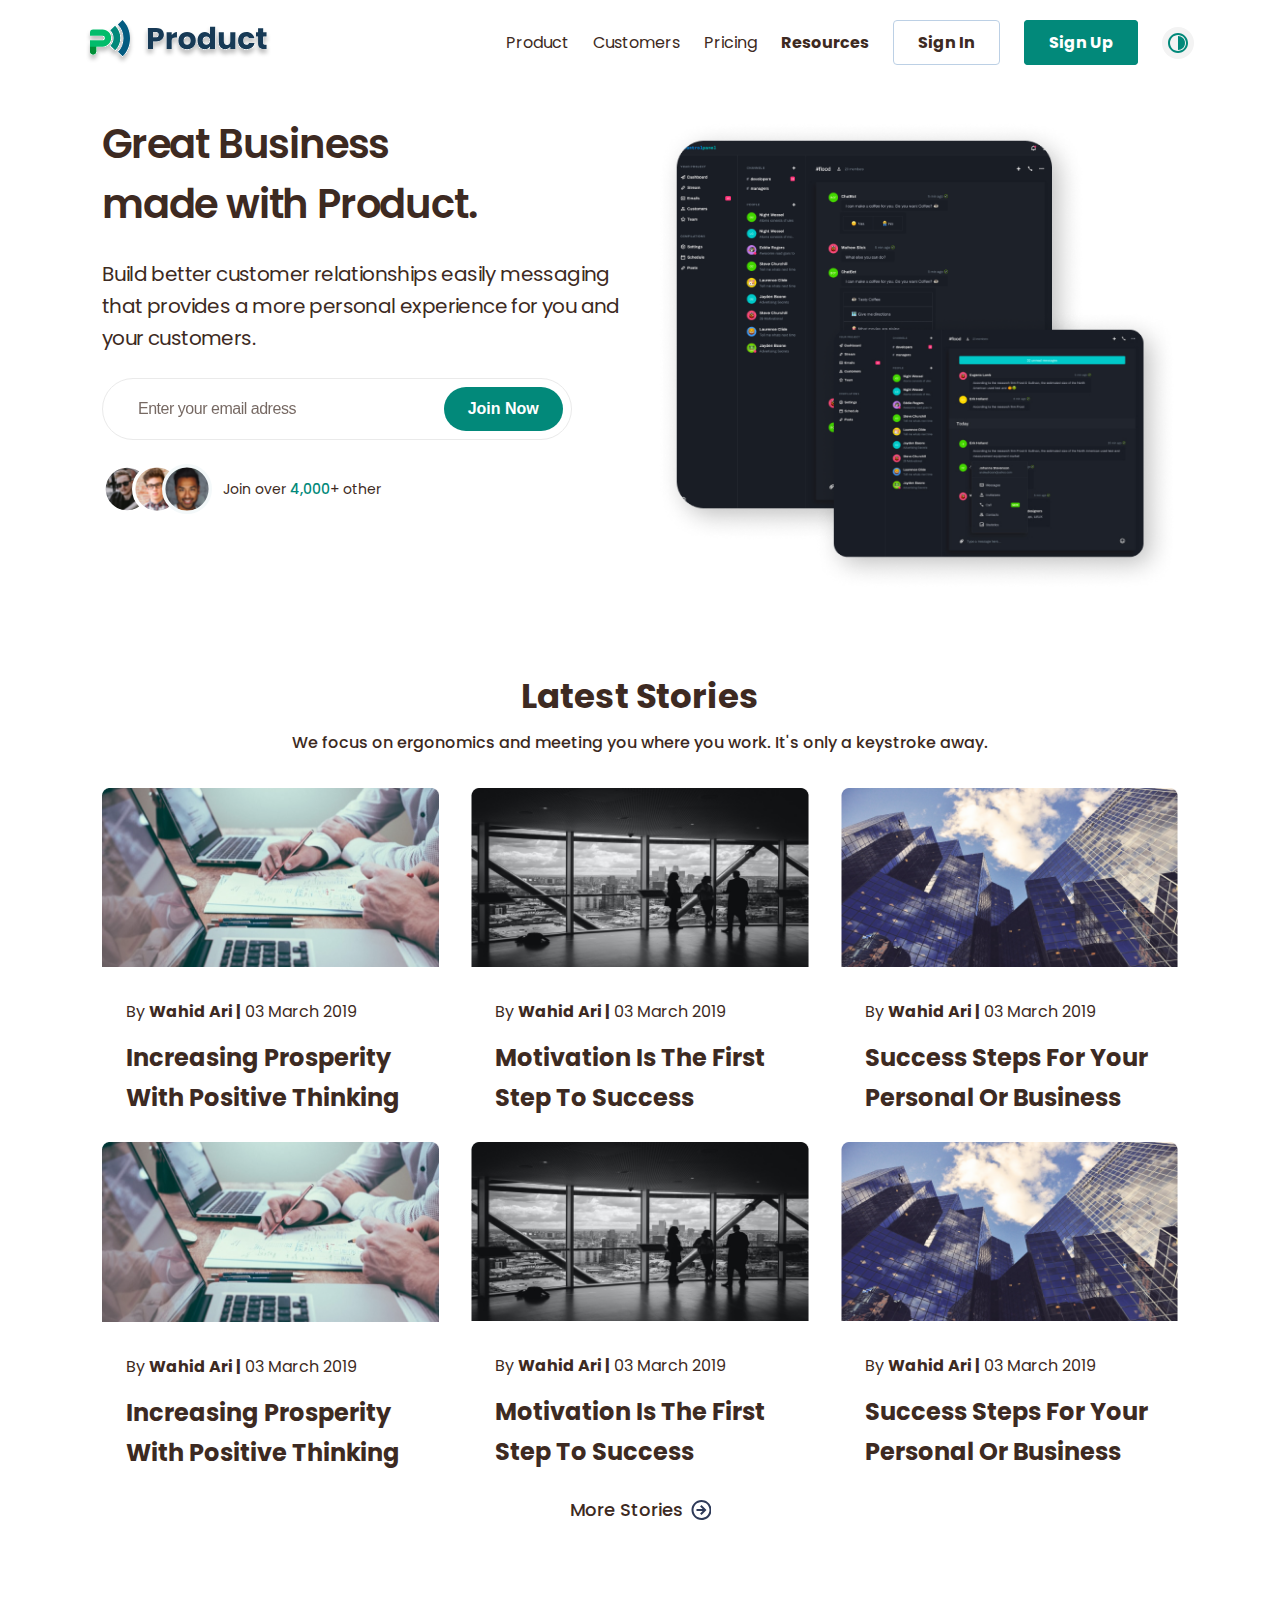
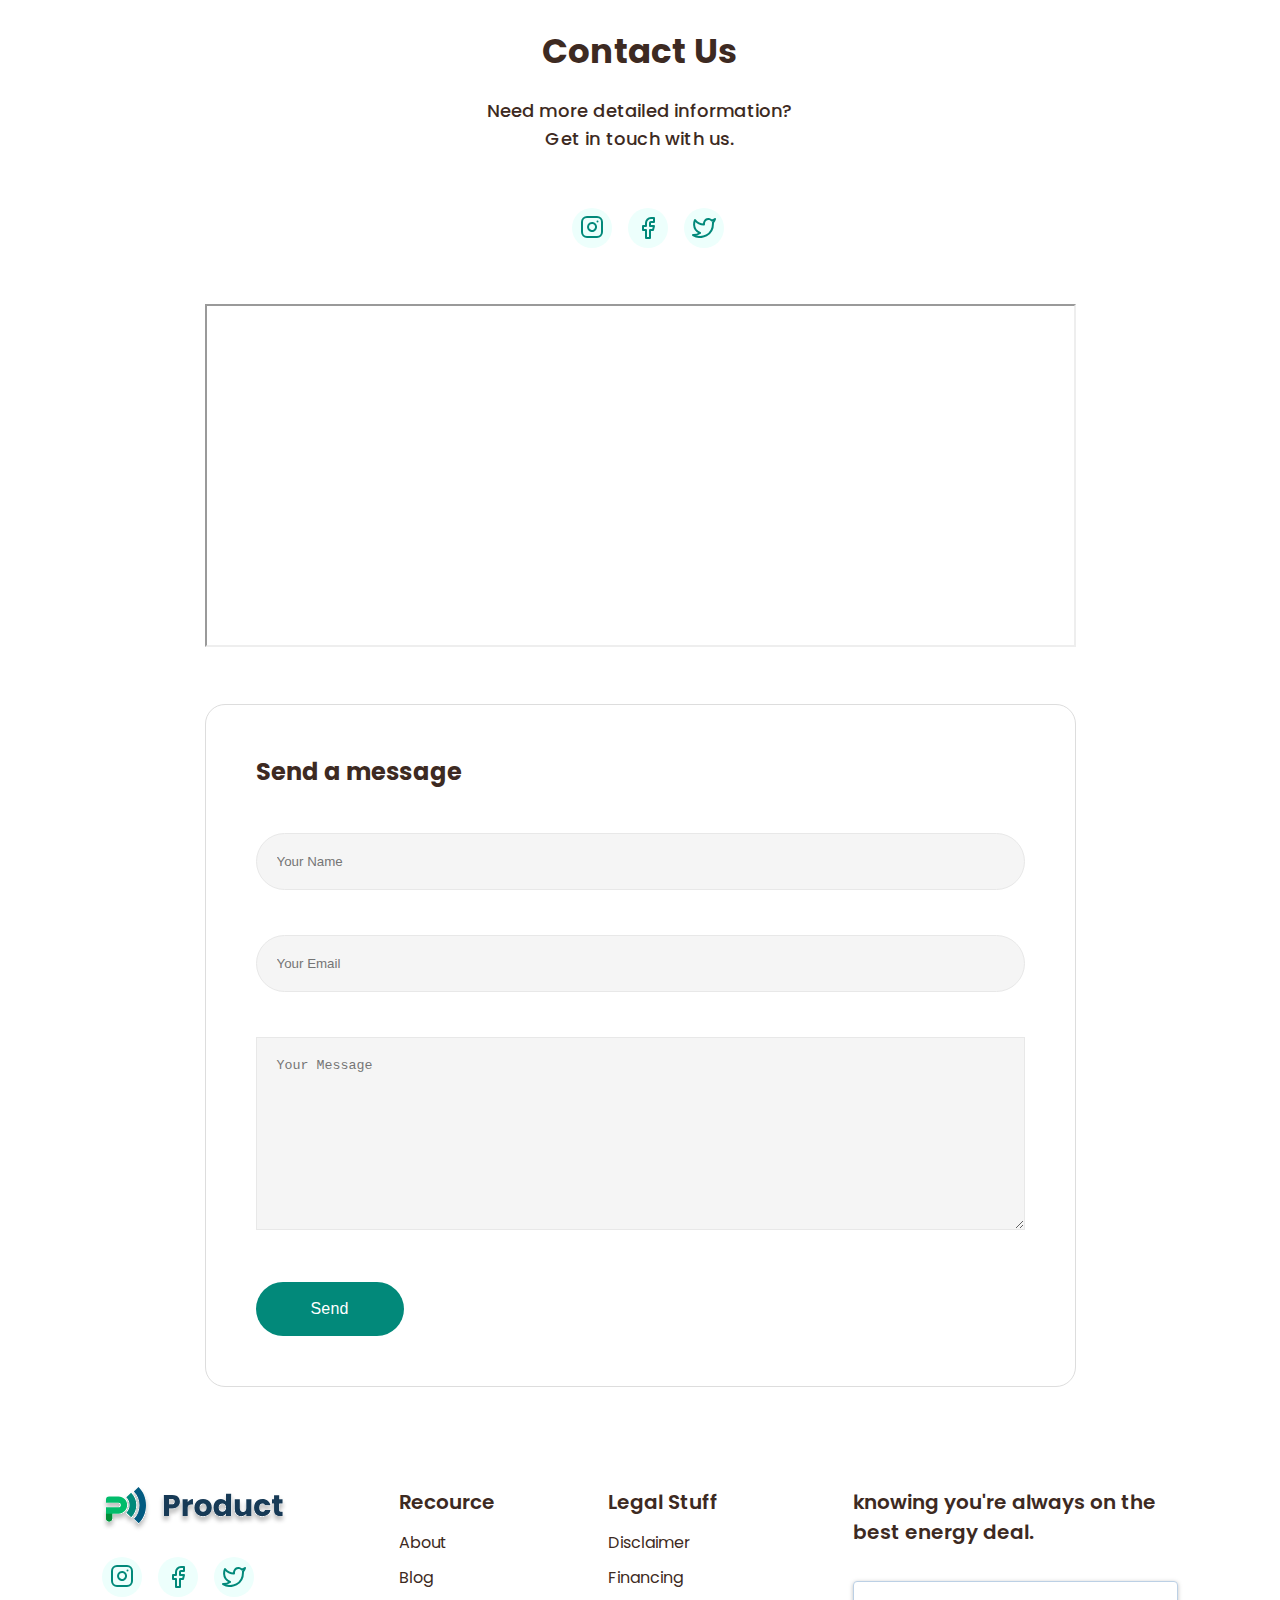
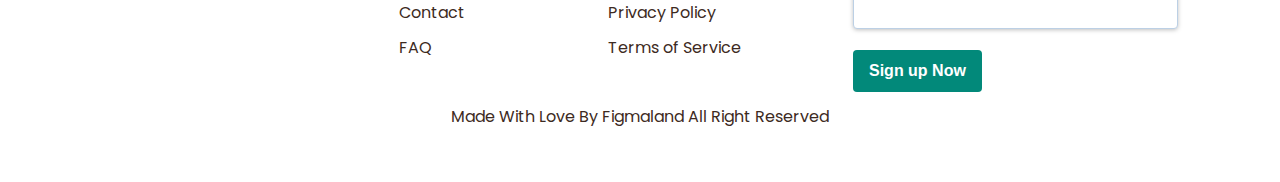
<file: resources.html>
<!DOCTYPE html>
<html lang="en">
<head>
  <meta charset="UTF-8">
  <meta http-equiv="X-UA-Compatible" content="IE=edge">
  <meta name="viewport" content="width=device-width, initial-scale=1.0">
  <title>Recource</title>
  <link rel="preconnect" href="https://fonts.googleapis.com">
  <link href='https://unpkg.com/boxicons@2.0.9/css/boxicons.min.css' rel='stylesheet'>
  <link rel="preconnect" href="https://fonts.gstatic.com" crossorigin>
  <link href="https://fonts.googleapis.com/css2?family=Poppins:wght@400;600;700&display=swap" rel="stylesheet">
  <link rel="stylesheet" href="https://necolas.github.io/normalize.css/8.0.1/normalize.css">
  <link rel="stylesheet" href="css/col.css">
  <link rel="stylesheet" href="css/flexboxgrid.css">
  <link rel="stylesheet" href="css/style.css">
</head>
<body>
  
  <section class="hero">
    <header class="hero__header site-header">
      <div class="container">
        <div class="row between align-center">
          <a class="site-header__logo-link" href="index.html"></a>
          <nav class="site-nav ">
            <ul class="nav-list">
              <li class="nav-item"><a href="index.html" class="nav-link">Product</a></li>
              <li class="nav-item"><a href="customer.html" class="nav-link">Customers</a></li>
              <li class="nav-item"><a href="pricing.html" class="nav-link">Pricing</a></li>
              <li class="nav-item nav-item--active"><a href="resources.html" class="nav-link">Resources</a></li>
              <li class="nav-item nav-item__sign"><a href="#" class="nav-link btn">Sign in</a></li>
              <li class="nav-item nav-item__sign"><a href="#" class="nav-link btn btn__green">Sign Up</a></li>
              <li class="nav-item nav-item__btn"><button class="dark__btn" type="button"><img src="img/frame-btn.svg" alt="light-darkbtn"></button></li>
            </ul>
          </nav>
          <div class="site-menu">
            <button class="site-menu__btn"><i class='bx bx-menu'></i></button>
          </div>
        </div>
      </div>
    </header>    
  </section>

  <section class="business">
    <div class="business__continer container">
      <div class="business__row row">

        <div class="bus col-xs-12 middle-xs col-md-6">
          <h2 class="bus__title">Great Business made with Product.</h2>
          <p class="bus__text">Build better customer relationships easily messaging that provides a more personal experience for you and your customers.</p>
          <form class="bus-form" action="http://echohtmlacademy.com" method="post">
            <div class="bus-form__inner row middle-xs between-xs">
              <input class="bus-form__input" type="email" placeholder="Enter your email adress" required>
              <button class="bus-form__btn" type="submit">Join Now</button>
            </div>
          </form>
          <div class="team row middle-xs">
            <ul class="team__list row">
              <li class="team__item"><img class="team__img" src="img/team1.svg" alt="team"></li>
              <li class="team__item"><img class="team__img" src="img/team2.svg" alt="team"></li>
              <li class="team__item"><img class="team__img" src="img/team3.svg" alt="team"></li>
            </ul>
            <p class="team__text">Join over <span class="team__subtext">4,000</span>+ other</p>
          </div>
        </div>

        <div class="col-xs-12 middle-xs center-xs col-md-6">
          <div class="team__img-big"></div>
        </div>
      </div>
    </div>
  </section>

  <section class="strateg">
    <div class="strateg__container container center-xs start-md">
      <h2 class="strateg__title res-strateg__title">Latest Stories</h2>
      <p class="strateg__text res-strateg__text">We focus on ergonomics and meeting you where you work. It's only a keystroke away. </p>
      <ul class="strateg__list strateg__row row">
        <li class="strateg__item strateg__col col-md-4 col-xs-12">
          <img src="img/strateg-img1.png" alt="strategy">
          <div class="strateg__item-inner">
            <p class="strateg__item-text">By <span class="strateg__item-text-bold">Wahid Ari |</span> 03 March 2019</p>
            <h3 class="strateg__item-title">Increasing Prosperity With Positive Thinking</h3>
          </div>
        </li>
        <li class="strateg__item strateg__col col-md-4 col-xs-12">
          <img src="img/strateg-img2.png" alt="strategy"> 
          <div class="strateg__item-inner">
            <p class="strateg__item-text">By <span class="strateg__item-text-bold">Wahid Ari |</span> 03 March 2019</p>
            <h3 class="strateg__item-title">Motivation Is The First Step To Success</h3>
          </div>
        </li>
        <li class="strateg__item strateg__col col-md-4 col-xs-12">
          <img src="img/strateg-img3.png" alt="strategy">
          <div class="strateg__item-inner">
            <p class="strateg__item-text">By <span class="strateg__item-text-bold">Wahid Ari |</span> 03 March 2019</p>
            <h3 class="strateg__item-title">Success Steps For Your Personal Or Business</h3>
          </div>
        </li>
        <li class="strateg__item strateg__col col-md-4 col-xs-12">
          <img src="img/strateg-img1.png" alt="strategy">
          <div class="strateg__item-inner">
            <p class="strateg__item-text">By <span class="strateg__item-text-bold">Wahid Ari |</span> 03 March 2019</p>
            <h3 class="strateg__item-title">Increasing Prosperity With Positive Thinking</h3>
          </div>
        </li>
        <li class="strateg__item strateg__col col-md-4 col-xs-12">
          <img src="img/strateg-img2.png" alt="strategy"> 
          <div class="strateg__item-inner">
            <p class="strateg__item-text">By <span class="strateg__item-text-bold">Wahid Ari |</span> 03 March 2019</p>
            <h3 class="strateg__item-title">Motivation Is The First Step To Success</h3>
          </div>
        </li>
        <li class="strateg__item strateg__col col-md-4 col-xs-12">
          <img src="img/strateg-img3.png" alt="strategy">
          <div class="strateg__item-inner">
            <p class="strateg__item-text">By <span class="strateg__item-text-bold">Wahid Ari |</span> 03 March 2019</p>
            <h3 class="strateg__item-title">Success Steps For Your Personal Or Business</h3>
          </div>
        </li>
      </ul>
      <a class="strateg-more__link" href="#">More Stories</a>
    </div>
  </section>

  <section class="contact">
    <div class="contact__container container">
      <div class="contact__inner">
        <h2 class="contact__title">Contact Us</h2>
        <p class="contact__text">Need more detailed information? Get in touch with us.</p>
        <ul class="social__list contact-social__list row middle-xs">
          <li class="social__item"><a class="social__link" href="#"><img class="social__img" src="img/instagram.svg" alt="social"></a></li>
          <li class="social__item"><a class="social__link" href="#"><img class="social__img" src="img/facebook.svg" alt="social"></a></li>
          <li class="social__item"><a class="social__link" href="#"><img class="social__img" src="img/twitter.svg" alt="social"></a></li>
        </ul>
        <div>
          <a href="https://yandex.uz/maps/org/240608733641/?utm_medium=mapframe&utm_source=maps" style="color:#eee;font-size:12px;position:absolute;top:0px;"></a>
          <a href="https://yandex.uz/maps/10335/tashkent/category/pharmacy/184105932/?utm_medium=mapframe&utm_source=maps" style="color:#eee;font-size:12px;position:absolute;top:14px;"></a>
          <iframe class="contact__iframe" src="https://yandex.uz/map-widget/v1/-/CCUquKgRLC" frameborder="1" allowfullscreen="true" style="position:relative;"></iframe>
        </div>
        <div class="message">
          <h3 class="message__title">Send a message</h3>
          <form action="https://echohtmlacademy.com" method="post">
            <input class="message__input" type="text" placeholder="Your Name">
            <input class="message__input" type="email" placeholder="Your Email">
            <textarea class="message__textarea" type="textarea" placeholder="Your Message"></textarea>
            <button class="message__btn" type="submit">Send</button>
          </form>
        </div>
      </div>
    </div>
  </section>
  
  <section class="site-footer">
    <footer class="footer">
      <div class="footer__container container">
        <div class="footer__row between-md">
          <div class="footer__left social">
            <a class="site-header__logo-link site-footer__link" href="index.html"></a>
            <ul class="social__list row middle-xs">
              <li class="social__item"><a class="social__link" href="#"><img class="social__img" src="img/instagram.svg" alt="social"></a></li>
              <li class="social__item"><a class="social__link" href="#"><img class="social__img" src="img/facebook.svg" alt="social"></a></li>
              <li class="social__item"><a class="social__link" href="#"><img class="social__img" src="img/twitter.svg" alt="social"></a></li>
            </ul>
          </div>
          <div class="nav__left">
            <h3 class="nav__title">Recource</h3>
            <ul class="nav__list">
              <li class="nav__item">
                <a class="nav__link" href="#">About</a>
              </li>
              <li class="nav__item">
                <a class="nav__link" href="#">Blog</a>
              </li>
              <li class="nav__item">
                <a class="nav__link" href="#">Contact</a>
              </li>
              <li class="nav__item">
                <a class="nav__link" href="#">FAQ</a>
              </li>
            </ul>
          </div>
          <div class="nav__right">
            <h3 class="nav__title">Legal Stuff</h3>
            <ul class="nav__list">
              <li class="nav__item">
                <a class="nav__link" href="#">Disclaimer</a>
              </li>
              <li class="nav__item">
                <a class="nav__link" href="#">Financing</a>
              </li>
              <li class="nav__item">
                <a class="nav__link" href="#">Privacy Policy</a>
              </li>
              <li class="nav__item">
                <a class="nav__link" href="#">Terms of Service</a>
              </li>
            </ul>
          </div>
          <div class="footer__sign">
            <h3 class="sign__title">knowing you're always on the best energy deal.</h3>
            <form class="sign__form" action="https://echohtmlacademy.ru" method="POST">  
              <input class="sign__input" type="email" required>
              <button class="sign__btn">Sign up Now</button>
            </form>
          </div>
        </div>
        <p class="copyrighter">Made With Love By Figmaland All Right Reserved</p>
      </div>
    </footer>
  </section>

  <script src="js/main.js"></script>

</body>
</html>
</file>
<file: css/col.css>
.fulled-container {
  width: 100%;
  padding: 0 20px;
}

.container {
  margin: 0 auto;
}

.row {
  display: flex;
  flex-flow: row wrap;
}
.center {
  text-align: center;
  justify-content: center;
}

.between {
  justify-content: space-between;
}
.around {
  justify-content: space-around;
}
.evenly {
  justify-content: space-evenly;
}
.align-center {
  align-items: center;
}

.col-1 {
  max-width:8.333333%; 
  flex-basis: 8.333333%;
}

.col-2 {
  max-width:16.6666666%;
  flex-basis: 16.6666666%;
}

.col-3 {
  max-width:25%;
  flex-basis: 25%;
}

.col-4 {
  max-width:33.333333%;
  flex-basis: 33.333333%;
}

.col-5 {
  max-width: 41.6666666%;
  flex-basis: 41.6666666%;
}

.col-6 {
  max-width: 50%;
  flex-basis: 50%;
}

.col-7 {
  max-width: 58.333333%;
  flex-basis: 58.333333%;
}

.col-8 {
  max-width: 66.6666666%;
  flex-basis: 66.6666666%;
}

.col-9 {
  max-width: 75%;
  flex-basis: 75%;
}

.col-10 {
  max-width: 83.333333%;
  flex-basis: 83.333333%;
}

.col-11 {
  max-width: 91.6666666%;
  flex-basis: 91.6666666%;
}
.col-12 {
  max-width: 100%;
  flex-basis: 100%;
}
</file>
<file: css/flexboxgrid.css>
/* Uncomment and set these variables to customize the grid. */

.container-fluid {
  margin-right: auto;
  margin-left: auto;
  padding-right: 2rem;
  padding-left: 2rem;
}

.row {
  box-sizing: border-box;
  display: -ms-flexbox;
  display: -webkit-box;
  display: flex;
  -ms-flex: 0 1 auto;
  -webkit-box-flex: 0;
  flex: 0 1 auto;
  -ms-flex-direction: row;
  -webkit-box-orient: horizontal;
  -webkit-box-direction: normal;
  flex-direction: row;
  -ms-flex-wrap: wrap;
  flex-wrap: wrap;
  margin-right: -1rem;
  margin-left: -1rem;
}

.row.reverse {
  -ms-flex-direction: row-reverse;
  -webkit-box-orient: horizontal;
  -webkit-box-direction: reverse;
  flex-direction: row-reverse;
}

.col.reverse {
  -ms-flex-direction: column-reverse;
  -webkit-box-orient: vertical;
  -webkit-box-direction: reverse;
  flex-direction: column-reverse;
}

.col-xs,
.col-xs-1,
.col-xs-2,
.col-xs-3,
.col-xs-4,
.col-xs-5,
.col-xs-6,
.col-xs-7,
.col-xs-8,
.col-xs-9,
.col-xs-10,
.col-xs-11,
.col-xs-12 {
  box-sizing: border-box;
  -ms-flex: 0 0 auto;
  -webkit-box-flex: 0;
  flex: 0 0 auto;
  padding-right: 1rem;
  padding-left: 1rem;
}

.col-xs {
  -webkit-flex-grow: 1;
  -ms-flex-positive: 1;
  -webkit-box-flex: 1;
  flex-grow: 1;
  -ms-flex-preferred-size: 0;
  flex-basis: 0;
  max-width: 100%;
}

.col-xs-1 {
  -ms-flex-preferred-size: 8.333%;
  flex-basis: 8.333%;
  max-width: 8.333%;
}

.col-xs-2 {
  -ms-flex-preferred-size: 16.667%;
  flex-basis: 16.667%;
  max-width: 16.667%;
}

.col-xs-3 {
  -ms-flex-preferred-size: 25%;
  flex-basis: 25%;
  max-width: 25%;
}

.col-xs-4 {
  -ms-flex-preferred-size: 33.333%;
  flex-basis: 33.333%;
  max-width: 33.333%;
}

.col-xs-5 {
  -ms-flex-preferred-size: 41.667%;
  flex-basis: 41.667%;
  max-width: 41.667%;
}

.col-xs-6 {
  -ms-flex-preferred-size: 50%;
  flex-basis: 50%;
  max-width: 50%;
}

.col-xs-7 {
  -ms-flex-preferred-size: 58.333%;
  flex-basis: 58.333%;
  max-width: 58.333%;
}

.col-xs-8 {
  -ms-flex-preferred-size: 66.667%;
  flex-basis: 66.667%;
  max-width: 66.667%;
}

.col-xs-9 {
  -ms-flex-preferred-size: 75%;
  flex-basis: 75%;
  max-width: 75%;
}

.col-xs-10 {
  -ms-flex-preferred-size: 83.333%;
  flex-basis: 83.333%;
  max-width: 83.333%;
}

.col-xs-11 {
  -ms-flex-preferred-size: 91.667%;
  flex-basis: 91.667%;
  max-width: 91.667%;
}

.col-xs-12 {
  -ms-flex-preferred-size: 100%;
  flex-basis: 100%;
  max-width: 100%;
}

.col-xs-offset-1 {
  margin-left: 8.333%;
}

.col-xs-offset-2 {
  margin-left: 16.667%;
}

.col-xs-offset-3 {
  margin-left: 25%;
}

.col-xs-offset-4 {
  margin-left: 33.333%;
}

.col-xs-offset-5 {
  margin-left: 41.667%;
}

.col-xs-offset-6 {
  margin-left: 50%;
}

.col-xs-offset-7 {
  margin-left: 58.333%;
}

.col-xs-offset-8 {
  margin-left: 66.667%;
}

.col-xs-offset-9 {
  margin-left: 75%;
}

.col-xs-offset-10 {
  margin-left: 83.333%;
}

.col-xs-offset-11 {
  margin-left: 91.667%;
}

.start-xs {
  -ms-flex-pack: start;
  -webkit-box-pack: start;
  justify-content: flex-start;
  text-align: start;
}

.center-xs {
  -ms-flex-pack: center;
  -webkit-box-pack: center;
  justify-content: center;
  text-align: center;
}

.end-xs {
  -ms-flex-pack: end;
  -webkit-box-pack: end;
  justify-content: flex-end;
  text-align: end;
}

.top-xs {
  -ms-flex-align: start;
  -webkit-box-align: start;
  align-items: flex-start;
}

.middle-xs {
  -ms-flex-align: center;
  -webkit-box-align: center;
  align-items: center;
}

.bottom-xs {
  -ms-flex-align: end;
  -webkit-box-align: end;
  align-items: flex-end;
}

.around-xs {
  -ms-flex-pack: distribute;
  justify-content: space-around;
}

.between-xs {
  -ms-flex-pack: justify;
  -webkit-box-pack: justify;
  justify-content: space-between;
}

.first-xs {
  -ms-flex-order: -1;
  -webkit-box-ordinal-group: 0;
  order: -1;
}

.last-xs {
  -ms-flex-order: 1;
  -webkit-box-ordinal-group: 2;
  order: 1;
}

@media only screen and (min-width: 48em) {
  .container {
    width: 46rem;
  }

  .col-sm,
  .col-sm-1,
  .col-sm-2,
  .col-sm-3,
  .col-sm-4,
  .col-sm-5,
  .col-sm-6,
  .col-sm-7,
  .col-sm-8,
  .col-sm-9,
  .col-sm-10,
  .col-sm-11,
  .col-sm-12 {
    box-sizing: border-box;
    -ms-flex: 0 0 auto;
    -webkit-box-flex: 0;
    flex: 0 0 auto;
    padding-right: 1rem;
    padding-left: 1rem;
  }

  .col-sm {
    -webkit-flex-grow: 1;
    -ms-flex-positive: 1;
    -webkit-box-flex: 1;
    flex-grow: 1;
    -ms-flex-preferred-size: 0;
    flex-basis: 0;
    max-width: 100%;
  }

  .col-sm-1 {
    -ms-flex-preferred-size: 8.333%;
    flex-basis: 8.333%;
    max-width: 8.333%;
  }

  .col-sm-2 {
    -ms-flex-preferred-size: 16.667%;
    flex-basis: 16.667%;
    max-width: 16.667%;
  }

  .col-sm-3 {
    -ms-flex-preferred-size: 25%;
    flex-basis: 25%;
    max-width: 25%;
  }

  .col-sm-4 {
    -ms-flex-preferred-size: 33.333%;
    flex-basis: 33.333%;
    max-width: 33.333%;
  }

  .col-sm-5 {
    -ms-flex-preferred-size: 41.667%;
    flex-basis: 41.667%;
    max-width: 41.667%;
  }

  .col-sm-6 {
    -ms-flex-preferred-size: 50%;
    flex-basis: 50%;
    max-width: 50%;
  }

  .col-sm-7 {
    -ms-flex-preferred-size: 58.333%;
    flex-basis: 58.333%;
    max-width: 58.333%;
  }

  .col-sm-8 {
    -ms-flex-preferred-size: 66.667%;
    flex-basis: 66.667%;
    max-width: 66.667%;
  }

  .col-sm-9 {
    -ms-flex-preferred-size: 75%;
    flex-basis: 75%;
    max-width: 75%;
  }

  .col-sm-10 {
    -ms-flex-preferred-size: 83.333%;
    flex-basis: 83.333%;
    max-width: 83.333%;
  }

  .col-sm-11 {
    -ms-flex-preferred-size: 91.667%;
    flex-basis: 91.667%;
    max-width: 91.667%;
  }

  .col-sm-12 {
    -ms-flex-preferred-size: 100%;
    flex-basis: 100%;
    max-width: 100%;
  }

  .col-sm-offset-1 {
    margin-left: 8.333%;
  }

  .col-sm-offset-2 {
    margin-left: 16.667%;
  }

  .col-sm-offset-3 {
    margin-left: 25%;
  }

  .col-sm-offset-4 {
    margin-left: 33.333%;
  }

  .col-sm-offset-5 {
    margin-left: 41.667%;
  }

  .col-sm-offset-6 {
    margin-left: 50%;
  }

  .col-sm-offset-7 {
    margin-left: 58.333%;
  }

  .col-sm-offset-8 {
    margin-left: 66.667%;
  }

  .col-sm-offset-9 {
    margin-left: 75%;
  }

  .col-sm-offset-10 {
    margin-left: 83.333%;
  }

  .col-sm-offset-11 {
    margin-left: 91.667%;
  }

  .start-sm {
    -ms-flex-pack: start;
    -webkit-box-pack: start;
    justify-content: flex-start;
    text-align: start;
  }

  .center-sm {
    -ms-flex-pack: center;
    -webkit-box-pack: center;
    justify-content: center;
    text-align: center;
  }

  .end-sm {
    -ms-flex-pack: end;
    -webkit-box-pack: end;
    justify-content: flex-end;
    text-align: end;
  }

  .top-sm {
    -ms-flex-align: start;
    -webkit-box-align: start;
    align-items: flex-start;
  }

  .middle-sm {
    -ms-flex-align: center;
    -webkit-box-align: center;
    align-items: center;
  }

  .bottom-sm {
    -ms-flex-align: end;
    -webkit-box-align: end;
    align-items: flex-end;
  }

  .around-sm {
    -ms-flex-pack: distribute;
    justify-content: space-around;
  }

  .between-sm {
    -ms-flex-pack: justify;
    -webkit-box-pack: justify;
    justify-content: space-between;
  }

  .first-sm {
    -ms-flex-order: -1;
    -webkit-box-ordinal-group: 0;
    order: -1;
  }

  .last-sm {
    -ms-flex-order: 1;
    -webkit-box-ordinal-group: 2;
    order: 1;
  }
}

@media only screen and (min-width: 62em) {
  .container {
    width: 61rem;
  }

  .col-md,
  .col-md-1,
  .col-md-2,
  .col-md-3,
  .col-md-4,
  .col-md-5,
  .col-md-6,
  .col-md-7,
  .col-md-8,
  .col-md-9,
  .col-md-10,
  .col-md-11,
  .col-md-12 {
    box-sizing: border-box;
    -ms-flex: 0 0 auto;
    -webkit-box-flex: 0;
    flex: 0 0 auto;
    padding-right: 1rem;
    padding-left: 1rem;
  }

  .col-md {
    -webkit-flex-grow: 1;
    -ms-flex-positive: 1;
    -webkit-box-flex: 1;
    flex-grow: 1;
    -ms-flex-preferred-size: 0;
    flex-basis: 0;
    max-width: 100%;
  }

  .col-md-1 {
    -ms-flex-preferred-size: 8.333%;
    flex-basis: 8.333%;
    max-width: 8.333%;
  }

  .col-md-2 {
    -ms-flex-preferred-size: 16.667%;
    flex-basis: 16.667%;
    max-width: 16.667%;
  }

  .col-md-3 {
    -ms-flex-preferred-size: 25%;
    flex-basis: 25%;
    max-width: 25%;
  }

  .col-md-4 {
    -ms-flex-preferred-size: 33.333%;
    flex-basis: 33.333%;
    max-width: 33.333%;
  }

  .col-md-5 {
    -ms-flex-preferred-size: 41.667%;
    flex-basis: 41.667%;
    max-width: 41.667%;
  }

  .col-md-6 {
    -ms-flex-preferred-size: 50%;
    flex-basis: 50%;
    max-width: 50%;
  }

  .col-md-7 {
    -ms-flex-preferred-size: 58.333%;
    flex-basis: 58.333%;
    max-width: 58.333%;
  }

  .col-md-8 {
    -ms-flex-preferred-size: 66.667%;
    flex-basis: 66.667%;
    max-width: 66.667%;
  }

  .col-md-9 {
    -ms-flex-preferred-size: 75%;
    flex-basis: 75%;
    max-width: 75%;
  }

  .col-md-10 {
    -ms-flex-preferred-size: 83.333%;
    flex-basis: 83.333%;
    max-width: 83.333%;
  }

  .col-md-11 {
    -ms-flex-preferred-size: 91.667%;
    flex-basis: 91.667%;
    max-width: 91.667%;
  }

  .col-md-12 {
    -ms-flex-preferred-size: 100%;
    flex-basis: 100%;
    max-width: 100%;
  }

  .col-md-offset-1 {
    margin-left: 8.333%;
  }

  .col-md-offset-2 {
    margin-left: 16.667%;
  }

  .col-md-offset-3 {
    margin-left: 25%;
  }

  .col-md-offset-4 {
    margin-left: 33.333%;
  }

  .col-md-offset-5 {
    margin-left: 41.667%;
  }

  .col-md-offset-6 {
    margin-left: 50%;
  }

  .col-md-offset-7 {
    margin-left: 58.333%;
  }

  .col-md-offset-8 {
    margin-left: 66.667%;
  }

  .col-md-offset-9 {
    margin-left: 75%;
  }

  .col-md-offset-10 {
    margin-left: 83.333%;
  }

  .col-md-offset-11 {
    margin-left: 91.667%;
  }

  .start-md {
    -ms-flex-pack: start;
    -webkit-box-pack: start;
    justify-content: flex-start;
    text-align: start;
  }

  .center-md {
    -ms-flex-pack: center;
    -webkit-box-pack: center;
    justify-content: center;
    text-align: center;
  }

  .end-md {
    -ms-flex-pack: end;
    -webkit-box-pack: end;
    justify-content: flex-end;
    text-align: end;
  }

  .top-md {
    -ms-flex-align: start;
    -webkit-box-align: start;
    align-items: flex-start;
  }

  .middle-md {
    -ms-flex-align: center;
    -webkit-box-align: center;
    align-items: center;
  }

  .bottom-md {
    -ms-flex-align: end;
    -webkit-box-align: end;
    align-items: flex-end;
  }

  .around-md {
    -ms-flex-pack: distribute;
    justify-content: space-around;
  }

  .between-md {
    -ms-flex-pack: justify;
    -webkit-box-pack: justify;
    justify-content: space-between;
  }

  .first-md {
    -ms-flex-order: -1;
    -webkit-box-ordinal-group: 0;
    order: -1;
  }

  .last-md {
    -ms-flex-order: 1;
    -webkit-box-ordinal-group: 2;
    order: 1;
  }
}

@media only screen and (min-width: 75em) {
  .container {
    width: 71rem;
  }

  .col-lg,
  .col-lg-1,
  .col-lg-2,
  .col-lg-3,
  .col-lg-4,
  .col-lg-5,
  .col-lg-6,
  .col-lg-7,
  .col-lg-8,
  .col-lg-9,
  .col-lg-10,
  .col-lg-11,
  .col-lg-12 {
    box-sizing: border-box;
    -ms-flex: 0 0 auto;
    -webkit-box-flex: 0;
    flex: 0 0 auto;
    padding-right: 1rem;
    padding-left: 1rem;
  }

  .col-lg {
    -webkit-flex-grow: 1;
    -ms-flex-positive: 1;
    -webkit-box-flex: 1;
    flex-grow: 1;
    -ms-flex-preferred-size: 0;
    flex-basis: 0;
    max-width: 100%;
  }

  .col-lg-1 {
    -ms-flex-preferred-size: 8.333%;
    flex-basis: 8.333%;
    max-width: 8.333%;
  }

  .col-lg-2 {
    -ms-flex-preferred-size: 16.667%;
    flex-basis: 16.667%;
    max-width: 16.667%;
  }

  .col-lg-3 {
    -ms-flex-preferred-size: 25%;
    flex-basis: 25%;
    max-width: 25%;
  }

  .col-lg-4 {
    -ms-flex-preferred-size: 33.333%;
    flex-basis: 33.333%;
    max-width: 33.333%;
  }

  .col-lg-5 {
    -ms-flex-preferred-size: 41.667%;
    flex-basis: 41.667%;
    max-width: 41.667%;
  }

  .col-lg-6 {
    -ms-flex-preferred-size: 50%;
    flex-basis: 50%;
    max-width: 50%;
  }

  .col-lg-7 {
    -ms-flex-preferred-size: 58.333%;
    flex-basis: 58.333%;
    max-width: 58.333%;
  }

  .col-lg-8 {
    -ms-flex-preferred-size: 66.667%;
    flex-basis: 66.667%;
    max-width: 66.667%;
  }

  .col-lg-9 {
    -ms-flex-preferred-size: 75%;
    flex-basis: 75%;
    max-width: 75%;
  }

  .col-lg-10 {
    -ms-flex-preferred-size: 83.333%;
    flex-basis: 83.333%;
    max-width: 83.333%;
  }

  .col-lg-11 {
    -ms-flex-preferred-size: 91.667%;
    flex-basis: 91.667%;
    max-width: 91.667%;
  }

  .col-lg-12 {
    -ms-flex-preferred-size: 100%;
    flex-basis: 100%;
    max-width: 100%;
  }

  .col-lg-offset-1 {
    margin-left: 8.333%;
  }

  .col-lg-offset-2 {
    margin-left: 16.667%;
  }

  .col-lg-offset-3 {
    margin-left: 25%;
  }

  .col-lg-offset-4 {
    margin-left: 33.333%;
  }

  .col-lg-offset-5 {
    margin-left: 41.667%;
  }

  .col-lg-offset-6 {
    margin-left: 50%;
  }

  .col-lg-offset-7 {
    margin-left: 58.333%;
  }

  .col-lg-offset-8 {
    margin-left: 66.667%;
  }

  .col-lg-offset-9 {
    margin-left: 75%;
  }

  .col-lg-offset-10 {
    margin-left: 83.333%;
  }

  .col-lg-offset-11 {
    margin-left: 91.667%;
  }

  .start-lg {
    -ms-flex-pack: start;
    -webkit-box-pack: start;
    justify-content: flex-start;
    text-align: start;
  }

  .center-lg {
    -ms-flex-pack: center;
    -webkit-box-pack: center;
    justify-content: center;
    text-align: center;
  }

  .end-lg {
    -ms-flex-pack: end;
    -webkit-box-pack: end;
    justify-content: flex-end;
    text-align: end;
  }

  .top-lg {
    -ms-flex-align: start;
    -webkit-box-align: start;
    align-items: flex-start;
  }

  .middle-lg {
    -ms-flex-align: center;
    -webkit-box-align: center;
    align-items: center;
  }

  .bottom-lg {
    -ms-flex-align: end;
    -webkit-box-align: end;
    align-items: flex-end;
  }

  .around-lg {
    -ms-flex-pack: distribute;
    justify-content: space-around;
  }

  .between-lg {
    -ms-flex-pack: justify;
    -webkit-box-pack: justify;
    justify-content: space-between;
  }

  .first-lg {
    -ms-flex-order: -1;
    -webkit-box-ordinal-group: 0;
    order: -1;
  }

  .last-lg {
    -ms-flex-order: 1;
    -webkit-box-ordinal-group: 2;
    order: 1;
  }
}
</file>
<file: css/style.css>
html {
  box-sizing: border-box;
}

*,
*::before,
*::after {
  box-sizing: inherit;
  margin: 0;
  padding: 0;
}

:root {
  --input-bg: #f5f5f5;
  --bg-light-dark: #f5f5f5;
  --bg-color: #fff;
  --text-color: #3d2a22;
  --item-btn-color: #f3f3f3;
  --dark-light: url("../img/logo-dark.svg");
  --circle-dark-light: url("../img/product-bg.png");
  --bg-top-dark-light: url("../img/process-bg.png");
  --more-dark-light: url("../img/circle_right-light.svg");
}

.dark{
  --bg-light-dark: #22343d;
  --bg-color: #1f2e35;
  --input-bg: #fff;
  --text-color: #fff;
  --dark-light: url("../img/logo-light.svg");
  --circle-dark-light: url("../img/bg-dark-light.png");
  --bg-top-dark-light: url("../img/bg-top-dark.png");
  --more-dark-light: url("../img/circle_right-dark.svg");
}

body {
  margin: 0;
  padding: 0;
  display: flex;
  flex-direction: column;
  min-height: 100vh;
  background-color: var(--bg-color);
  font-family: 'Poppins', sans-serif;
}

img {
  max-width: 100%;
  height: auto;
}

ul {
  padding: 0;
  list-style: none;
}

a {
  text-decoration: none;
}

.container {
  max-width: 1170px;
  padding-left: 30px;
  padding-right: 30px;
  margin-left: auto;
  margin-right: auto;
}

.hero {
  background-color: var(--bg-color);
}
.site-header {
  padding: 20px 0;
}

.site-header__logo-link {
  width: 185px;
  height: 45px;
  display: block;
  background-repeat: no-repeat;
  background-image: var(--dark-light);
  background-size: contain;
}
.nav-list {
  display: flex;
  align-items: center;
  list-style: none;
  text-transform: capitalize;
  padding: 0;
  margin: 0;
}
.nav-item:not(:last-child) {
  margin-right: 24px;
}
.nav-link {
  text-decoration: none;
  font-style: normal;
  font-weight: normal;
  font-size: 16px;
  line-height: 28px;
  color: var(--text-color);
}

.nav-item--active .nav-link {
  font-weight: bold;
}
.nav-link:hover {
  color: #02897a;
}
.nav-item__sign .nav-link{
  padding: 10px 24px;
  border-radius: 4px;
}
.nav-item__sign .nav-link {
  font-weight: bold;
}

.btn {
  border: 1px solid;
  text-decoration: none;
  font-style: normal;
  font-weight: normal;
  font-size: 16px;
  line-height: 28px;
  border-color: #bcd0e5;
  border-radius: 4px;
  transition: all 0.3s ease;
}


.btn__green,
.btn:hover {
  border-color: #02897a;
  background-color:#02897a;
  color: #fff;
}



.btn__green:hover {
  border: 1px solid #bcd0e5;
  background-color:transparent;
  color: var(--text-color);
}
.nav-item__btn button {
  display: flex;
  justify-content: center;
  align-items: center;
  background-color: var(--item-btn-color);
  width: 32px;
  height: 32px;
  border-radius: 50%;
  border: none;
  cursor: pointer;
}
.site-menu {
  display: none;
}

.bx-menu {
  color: var(--text-color);
}

.hero-content{
  padding: 25px 0;
}

.hero__title {
  width: 458px;
  font-style: normal;
  font-weight: bold;
  font-size: 40px;
  line-height: 60px;
  color: var(--text-color);
  margin-bottom: 14px;
}
.hero__text {
  width: 458px;
  font-style: normal;
  font-weight: normal;
  font-size: 18px;
  line-height: 28px;
  color: var(--text-color);
  margin-bottom: 45px;
}
.btn-list {
  list-style: none;
  display: flex;
  align-items: center;
}
.site-menu__btn {
  cursor: pointer;
}
.btn-item:not(:last-child) {
  margin-right: 30px;
}
.btn-item:nth-child(1) .btn__link  {
  padding: 14px 40px;
  font-weight: bold;
}
.watch-video {
  text-decoration: none;
  display: flex;
  justify-content: center;
  align-items: center;
  padding: 0;
  margin: 0;
  color: #02897a;
}
.bx-play {
  font-size: 30px;
}
.watch-video--line {
  font-weight: 600;
  text-decoration: underline;
}

.hero__right {
  display: flex;
  justify-content: center;
  align-items: center;
}

.hero__img {
  max-width: 100%;
  height: 555px;
}

.product {
  position: relative;
  padding: 144px 0 90px 0;
}

.product::before {
  content: '';
  position: absolute;
  bottom: 0;
  z-index: -1;
  width: 100%;
  height: 100%;
  background-size: cover;
  background-repeat: no-repeat;
  background-image: var(--circle-dark-light);
  background-position: bottom center;
}


.products {
  padding: 0;
  list-style: none;
  margin-bottom: 34px;
}

.product__title {
  width: 540px;
  margin: 0 auto;
  text-align: center;
  font-weight: bold;
  font-size: 32px;
  line-height: 48px;
  text-align: center;
  color: var(--text-color);
  margin-bottom: 66px;
}

.products__title {
  font-weight: 600;
  font-size: 22px;
  line-height: 33px;
  color: var(--text-color);
}

.products__text {
  font-weight: normal;
  font-size: 16px;
  line-height: 26px;
  color: var(--text-color);
}

.products__item--before::before {
  content: '';
  width: 50px;
  height: 50px;
  display: block;
  margin-bottom: 30px;
  background-size: cover;
  background-repeat: no-repeat;
}

.products__item:nth-child(1) .products__item--before::before {
  background-image: url("../img/icon-mouse.svg");
}

.products__item:nth-child(2) .products__item--before::before {
  background-image: url("../img/icon-snake.svg");
}

.products__item:nth-child(3) .products__item--before::before {
  background-image: url("../img/icon-health.svg");
}

.products__item:nth-child(4) .products__item--before::before {
  background-image: url("../img/icon-time.svg");
}

.product__btn {
  margin: 0 auto;
  display: flex;
  justify-content: center;
}

.product__btn-sign {
  padding: 15px 32px;
  font-weight: bold;
  font-size: 16px;
  line-height: 24px;
}

.info {
  padding: 150px 0;
}

.info__list {
  list-style: none;
  padding: 0;
}

.reverce {
  flex-direction: column-reverse;
}

.info__item {
  text-decoration: none;
}

.info__item:not(:last-child) {
  margin-bottom: 150px;
}

.info-des__big-text {
  font-weight: 600;
  font-size: 16px;
  line-height: 24px;
  color: var(--text-color);
  margin-bottom: 8px;
}

.info-des__title {
  font-weight: bold;
  font-size: 32px;
  line-height: 48px;
  color: var(--text-color);
  margin-bottom: 23px;
}

.info-des__text,
.info-des__texts {
  font-weight: normal;
  font-size: 16px;
  line-height: 26px;
  color: var(--text-color);
  margin-bottom: 30px;
}

.info-des__sub-text {
  font-weight: 600;
  font-size: 16px;
  line-height: 26px;
  color: var(--text-color);
  margin-bottom: 12px;
}

.info-des__text {
  display: flex;
  align-items: center;
}

.info__item:nth-child(2) .info-des__text::before {
  content: "";
  padding-right: 35px;
  height: 35px;
  display: inline-block;
  margin-right: 30px;
  background-size: contain;
  background-repeat: no-repeat;
}

.info-des__text-yellow::before {
  background-image: url("../img/icon-yellow.svg");
}
.info-des__text-red::before {
  background-image: url("../img/icon-red.svg");
}
.info-des__text-blue::before {
  background-image: url("../img/icon-blue.svg");
}

.process {
  position: relative;
  padding: 50px 0 150px 0;
}

.process::before {
  content: '';
  position: absolute;
  top: 0;
  z-index: -1;
  width: 100%;
  height: 100%;
  background-size: cover;
  background-repeat: no-repeat;
  background-image: var(--bg-top-dark-light);
  background-position: top center;
}

.process__list {
  padding: 0;
  list-style: none;
}

.process__item:nth-child(3) {
  
  margin-right: auto;
}
.process__item:nth-child(4) {
  margin-left: auto;
}

.process__title {
  font-weight: bold;
  font-size: 32px;
  line-height: 48px;
  text-align: center;
  color: var(--text-color);
  margin-bottom: 16px;
}

.process__text {
  font-weight: 500;
  font-size: 16px;
  line-height: 26px;
  text-align: center;
  color: var(--text-color);
  margin-bottom: 32px;
}

.process__item-text {
  font-weight: 500;
  font-size: 16px;
  line-height: 24px;
  text-align: center;
  background-color: #fff;
  color: #000;
  margin: 0 32px;
  padding: 15px 22px;
  box-shadow: 0px 2px 15px rgba(23, 58, 86, 0.1);
  border-radius: 26px;
}

.process-btn {
  margin-top: 48px;
}

.strateg__item:hover .strateg__item-title {
  color: #02897a;
}

.strateg__title {
  font-weight: bold;
  font-size: 34px;
  line-height: 51px;
  color: var(--text-color);
  margin-bottom: 8px;
}

.strateg__text {
  font-weight: 500;
  font-size: 16px;
  line-height: 26px;
  color: var(--text-color);
  margin-bottom: 32px;
}

.strateg__list {
  list-style: none;
  padding: 0;
}

.strateg__item-inner {
  padding: 24px;
  box-sizing: border-box;
  border-radius: 8px;
}

.strateg__item-text {
  font-weight: normal;
  font-size: 16px;
  line-height: 28px;
  color: var(--text-color);
  margin-bottom: 12px;
}

.strateg__item-text-bold {
  font-weight: bold;
}

.strateg__item-title {
  font-weight: bold;
  font-size: 24px;
  line-height: 40px;
  color: var(--text-color);

}

.button__item {
  margin: 0 5px;
}

.button__item:nth-child(2) .button__link {
  background-color: #02897a;
}

.button__link {
  width: 16px;
  height: 16px;
  border-radius: 50%;
  background-color: #efefef;
  border: none;
}

.price {
  padding: 150px 0;
}

.price__title {
  font-weight: bold;
  font-size: 34px;
  line-height: 51px;
  color: var(--text-color);
  margin-bottom: 8px;
}

.price__text {
  font-weight: 500;
  font-size: 16px;
  line-height: 24px;
  color: var(--text-color);
  margin-bottom: 50px;
}

.card__item-inner {
  background: #FFFFFF;
  box-shadow: 0px 2px 8px rgba(0, 0, 0, 0.25);
  border-radius: 8px;
  padding: 24px 0;
  transition: background-color 0.4s ease,
              color 0.4s ease;
}

.card__item:nth-child(2) .card__item-inner > *,
.card__item:nth-child(2) .card__text-num,
.card__item:nth-child(2) .card__text-dollar,
.card__item:nth-child(2) .card__mounth {
  color: #fff;
}

.card__item:nth-child(2) .card__item-inner {
  background-color: #02897A;
}

/* 
.card__item-inner:nth-child(2) .card__title,
.card__item-inner:nth-child(2) .card__text,
.card__item-inner:nth-child(2) .card__text-num,
.card__item-inner:nth-child(2) .card__text-dollar,
.card__item-inner:nth-child(2) .card__mounth,
.card__item-inner:nth-child(2) .card__subtext {
  color: #fff;
} */

.card__item-inner:nth-child(2) {
  background-color: #02897A;
}

.card__item:nth-child(2) .card__item-inner .card__btn {
  background-color: #fff;
  color: #02897A;
}

.card__title {
  font-weight: bold;
  font-size: 24px;
  line-height: 40px;
  color: #000;
  margin-bottom: 8px;
}
.card__text {
  font-weight: normal;
  font-size: 16px;
  line-height: 40px;
  color: #000;
  margin-bottom: 16px;
}

.card__data {
  margin-bottom: 16px;
}

.card__text-num {
  font-weight: bold;
  font-size: 76px;
  line-height: 100px;
  text-align: center;
  letter-spacing: 0.2px;
  color: #02897A;
}

.card__sallary {
  text-align: left;
}

.card__text-dollar {
  font-weight: bold;
  font-size: 24px;
  line-height: 30px;
  letter-spacing: 0.1px;
  color: #02897A;
}
.card__mounth {
  font-weight: normal;
  font-size: 16px;
  line-height: 19px;
  letter-spacing: 0.1px;
  color: #AFAFAF;
}

.card__subtext {
  font-weight: 500;
  font-size: 16px;
  line-height: 22px;
  letter-spacing: 0.2px;
  color: #22343D;
  margin-bottom: 16px;
}

.card__item .card__subtext:nth-child(6) {
  margin-bottom: 38px;
}

.card__btn {
  padding: 11px 19px;
  background-color: #02897A;
  border-radius: 8px;
  color: #fff;
  display: inline-block;
}

.clients {
  padding-bottom: 150px;
}

.clients__title {
  font-weight: bold;
  font-size: 34px;
  line-height: 57px;
  text-align: center;
  letter-spacing: 0.2px;
  color: var(--text-color);
  margin-bottom: 8px;
}

.clients__text {
  width: 537px;
  margin: 0 auto;
  font-weight: 500;
  font-size: 16px;
  line-height: 28px;
  text-align: center;
  letter-spacing: 0.2px;
  color: var(--text-color);
  margin-bottom: 50px;
}

.client__inner {
  padding: 28px;
  border: 1px solid #DEDEDE;
  box-sizing: border-box;
  border-radius: 5px;
}

.inner__list {
  margin: 0;
  margin-bottom: 16px;
}

.inner__item:not(:last-child) {
  margin-right: 3px;
}

.inner__img {
  width: 18.5px;
  height: 18.5px;
}

.inner__text {
  font-weight: normal;
  font-size: 16px;
  line-height: 28px;
  letter-spacing: 0.2px;
  color: #737373;
  margin-bottom: 16px;
}

.inner__des {
  display: flex;
}

.inner__des::before {
  content: "";
  width: 50px;
  height: 50px;
  margin-right: 14px;
  display: inline-block;
  background-repeat: no-repeat;
}

.client__item:nth-child(1) .inner__des::before {
  background-image: url("../img/client-img1.png");
}

.client__item:nth-child(2) .inner__des::before {
  background-image: url("../img/client-img2.png");
}

.client__item:nth-child(3) .inner__des::before {
  background-image: url("../img/client-img3.png");
}

.inner__des-title {
  display: block;
  font-weight: 600;
  font-size: 16px;
  line-height: 24px;
  letter-spacing: 0.2px;
  color: #02897A;
}

.inner__des-text {
  font-weight: 500;
  font-size: 14px;
  line-height: 24px;
  letter-spacing: 0.2px;
  color: #252B42;
}

.statistic {
  padding-bottom: 150px;
  display: flex;
  justify-content: center;
}

.statistic__blank {
  display: flex;
  margin: 0 auto;
  width: 968px;
  background-color: #02897A;
  border-radius: 32px;
}

.blank {
  padding: 50px;
}

.blank__title {
  width: 430px;
  font-weight: 600;
  font-size: 32px;
  line-height: 151.4%;
  color: #fff;
  margin-bottom: 50px;
}

.blank__btn {
  padding: 10px 34px;
  background-color: #fff;
  color: #02897A;
  border-radius: 8px;
}

.site-footer {
  padding-bottom: 50px;
}

.footer__row {
  display: flex;
}

.social__list {
  margin-top: 25px;
}

.social__item {
  margin-left: 16px;
}

.social__link {
  display: flex;
  justify-content: center;
  align-items: center;
  width: 40px;
  height: 40px;
  border-radius: 50%;
  background-color: #EDFFFC;
}

.nav__title {
  font-style: normal;
  font-weight: 600;
  font-size: 20px;
  line-height: 30px;
  color: var(--text-color);
  margin-bottom: 8px;
}

.nav__link {
  font-style: normal;
  font-weight: normal;
  font-size: 16px;
  line-height: 35px;
  color: var(--text-color);
  margin-bottom: 8px;
  transition: color 0.4s ease;
}

.nav__link:hover {
  color: #02897A;
}

.footer__sign {
  width: 325px;
}

.sign__title {
  font-weight: 600;
  font-size: 20px;
  line-height: 30px;
  color: var(--text-color);
  margin-bottom: 34px;
}

.sign__input {
  padding: 10px;
  height: 48px;
  width: 100%;
  border: none;
  border-radius: 4px;
  border: 1px solid #BCD0E5;
  filter: drop-shadow(0px 1px 2px rgba(0, 0, 0, 0.25));
  margin-bottom: 21px;
}
.sign__btn {
  border: none;
  padding: 8px 15px;
  background-color: #02897A;
  border-radius: 4px;
  font-weight: bold;
  font-size: 16px;
  line-height: 24px;
  text-align: center;
  color: #FFFFFF;
  border: 1px solid transparent;
  transition: all 0.4s ease;
}

.sign__btn:hover {
  color: #02897A;
  background-color: #fff;
  border-color: #02897A;
}

.copyrighter {
  font-weight: normal;
  font-size: 16px;
  line-height: 30px;
  color: var(--text-color); 
  margin: 0 auto;
  text-align: center;
  margin-top: 10px;
}

/* customer */

.our {
  padding: 100px 0;
}

.our__title {
  font-weight: bold;
  font-size: 40px;
  line-height: 60px;
  text-align: center;
  margin-bottom: 50px;
  color: var(--text-color);
}

.choose {
  padding: 24px 0 68px 0;
  background-color: var(--bg-light-dark);
}

.choose__title {
  font-weight: bold;
  font-size: 34px;
  line-height: 51px;
  text-align: center;
  color: var(--text-color);
  margin-bottom: 50px;
}

.choose__inner {
  padding: 34px 28px;
  border: 1px solid #dedede;
  border-radius: 10px;
}
.choose__inner-title {
  font-weight: bold;
  font-size: 22px;
  line-height: 33px;
  letter-spacing: 0.1px;
  color: var(--text-color);
  margin-bottom: 16px;
}

.choose__inner-title::before {
  content: "";
  width: 50px;
  height: 50px;
  display: block;
  margin: 0 auto;
  margin-bottom: 32px;
  background-size: contain;
  background-repeat: no-repeat;
} 

.choose__item:nth-child(1) .choose__inner-title::before {
  background-image: url("../img/icon-mouse.svg");
}

.choose__item:nth-child(2) .choose__inner-title::before {
  background-image: url("../img/icon-snake.svg");
}

.choose__item:nth-child(3) .choose__inner-title::before {
  background-image: url("../img/icon-red-health.svg");
}

.choose__inner-text {
  font-size: 16px;
  line-height: 27px;
  letter-spacing: 0.2px;
  color: var(--text-color);
}

.works {
  padding: 100px 0;
}

.work__list {
  margin-bottom: 77px;
}

.work__item:not(:last-child) {
  margin-bottom: 100px;
}

.work__item:nth-child(1) .work__item-inner,
.work__item:nth-child(3) .work__item-inner {
  padding-left: 88px;
}

.work__item:nth-child(2) .work__item-inner {
  padding-right: 88px;
}

.works__title {
  font-weight: bold;
  font-size: 34px;
  line-height: 51px;
  text-align: center;
  color: var(--text-color);
  margin-bottom: 73px;
}

.work__subtext {
  font-weight: 500;
  font-size: 20px;
  line-height: 30px;
  color: var(--text-color);
  margin-bottom: 16px;
}

.work__title {
  font-weight: 600;
  font-size: 24px;
  line-height: 36px;
  color: var(--text-color);
  margin-bottom: 16px;
}
.work__text {
  font-weight: normal;
  font-size: 16px;
  line-height: 28px;
  color: var(--text-color);
}

.work__btn-sec {
  display: flex;
  justify-content: center;
}

.work__btn {
  padding: 11px 18px;
  margin: 0 auto;
  background-color: #02897a;
  border-radius: 8px;
  color: #fff;
  transition: all 0.4s ease;
  border: 1px solid transparent;
}

.work__btn:hover {
  color: #02897a;
  background-color: #fff;
  border-color: #02897a;
}

.joins {
  padding: 35px 0 45px 0;
  background-color: var(--bg-light-dark);
  margin-bottom: 150px;
}

.joins__title {
  width: 537px;
  font-weight: bold;
  font-size: 32px;
  line-height: 48px;
  text-align: center;
  color: var(--text-color);
  margin: 0 auto;
  margin-bottom: 93px;
}

.join__title {
  font-weight: 600;
  font-size: 24px;
  line-height: 28px;
  color: var(--text-color);
  margin-bottom: 16px;
}

.join__text {
  font-weight: normal;
  font-size: 18px;
  line-height: 32px;
  color: var(--text-color);
  margin-bottom: 8px;
}
.join__subtext {
  font-weight: 600;
  font-size: 16px;
  line-height: 28px;
  color: var(--text-color);
}

.join__title::before {
  content: "";
  width: 150px;
  height: 150px;
  display: block;
  margin: 0 auto;
  margin-bottom: 27px;
  background-repeat: no-repeat;
}

.join__left .join__title::before {
  background-image: url("../img/join-left.svg");
}

.join__right .join__title::before {
  background-image: url("../img/join-right.svg");
}

/* pricing */

.price-sec {
  padding-top: 50px;
}

.price__subtitle {
  font-weight: 600;
  font-size: 24px;
  line-height: 36px;
  color: var(--text-color);
  margin-bottom: 32px;
}

.price-title {
  font-weight: bold;
  font-size: 40px;
  line-height: 60px;
  text-align: center;
  color: var(--text-color);
  margin-bottom: 16px;
}

.price-text {
  font-weight: 500;
  font-size: 16px;
  line-height: 24px;
  text-align: center;
  color: var(--text-color);
}

.enter {
  padding: 50px 0;
  background-color: var(--bg-light-dark);
}

.enter__btn {
  padding: 11px 18px;
  background-color: #02897a;
  color: #fff;
  border: 1px solid transparent;
  border-radius: 8px;
  transition: all 0.4s ease;
}

.enter__btn:hover {
  color: #02897a;
  background-color: transparent;
  border-color: #02897a;
}

.being {
  padding: 150px 0;
}

.being__title {
  font-weight: bold;
  font-size: 34px;
  line-height: 51px;
  color: var(--text-color);
  margin: 0 auto;
  justify-content: center;
  margin-bottom: 50px;
  text-align: center;
}

.being__big-img {
  background-image: url("../img/being-big.svg");
  width: 528px;
  height: 392px;
  display: inline-block;
  background-repeat: no-repeat;
}

.being__inner-title {
  font-size: 24px;
  line-height: 36px;
  display: flex;
  align-items: center;
  text-align: center;
  color: var(--text-color);
  margin-bottom: 16px;
}

.being__inner-title::before {
  content: "";
  width: 50px;
  height: 50px;
  margin-right: 14px;
  display: inline-block;
  background-repeat: no-repeat;
}

.being__inner-item:nth-child(1) .being__inner-title::before {
  background-image: url("../img/icon-enter.svg");
}

.being__inner-item:nth-child(2) .being__inner-title::before {
  background-image: url("../img/icon-account.svg");
}

.being__inner-item:nth-child(3) .being__inner-title::before {
  background-image: url("../img/icon-univer.svg");
}

.being__inner-text {
  font-weight: normal;
  font-size: 16px;
  line-height: 28px;
  display: flex;
  align-items: center;
  color: var(--text-color);
  margin-bottom: 32px;
}

.quiz {
  padding-bottom: 150px;
}

.quiz__title {
  font-weight: bold;
  font-size: 34px;
  line-height: 51px;
  text-align: center;
  color: var(--text-color);
  margin-bottom: 8px;
}

.quiz__text {
  font-weight: normal;
  font-size: 18px;
  line-height: 27px;
  text-align: center;
  color: var(--text-color);
  margin-bottom: 50px;
}

.quiz__list {
  width: 920px;
  margin: 0 auto;
  justify-content: center;
}

.quiz__item {
  align-items: center;
  border-bottom: 1px solid #E7E7E7;
}

.quiz__item-title {
  padding: 22px 0;
  font-weight: 500;
  font-size: 18px;
  display: flex;
  line-height: 27px;
  color: var(--text-color);
}

.quiz__item-title::before {
  content: "";
  background-image: url("../img/plus.svg");
  margin-right: 16px;
  width: 24px;
  height: 24px;
  display: inline-block;
  background-repeat: no-repeat;
}

.quiz__item:nth-child(2) .quiz__item-title::before {
  background-image: url("../img/minus.svg");
}

.quiz__item-text {
  font-weight: normal;
  font-size: 16px;
  line-height: 24px;
  color: var(--text-color);
  margin-bottom: 22px;
}

/* resources */

.business {
  padding: 30px 0 67px 0;
}

.bus__title {
  width: 380px;
  font-weight: 600;
  font-size: 40px;
  line-height: 149%;
  letter-spacing: -0.03em;
  color: var(--text-color);
  margin-bottom: 24px;
}

.bus__text {
  width: 535px;
  font-weight: normal;
  font-size: 20px;
  line-height: 160%;
  letter-spacing: -0.03em;
  color: var(--text-color);
  margin-bottom: 24px;
}

.bus-form__inner {
  width: 90%;
  padding: 8px;
  border: 1px solid #eaeaea;
  border-radius: 100px;
  margin-left: 0;
  margin-bottom: 24px;
}

.bus-form__input {
  padding: 5px 27px;
  border: none;
  font-weight: normal;
  font-size: 16px;
  line-height: 100%;
  background-color: var(--bg-color);
  letter-spacing: -0.03em;
  color: var(--text-color);
}

.bus-form__input::placeholder {
  opacity: 0.7;
  font-weight: normal;
  font-size: 16px;
  line-height: 100%;
  letter-spacing: -0.03em;
  color: var(--text-color);
}


.bus-form__btn {
  padding: 12px 23px;
  background-color: #02897a;
  border: none;
  border-radius: 100px;
  color: #fff;
  font-weight: 600;
  font-size: 16px;
  border: 1px solid transparent;
  transition: all 0.4s ease;
}

.bus-form__btn:hover {
  background-color: transparent;
  color: #02897a;
  border-color: #02897a;
}
.team{
  position: relative;

  margin: 0;
  padding: 0;
}
.team__list {
  width: 121px;
  height: 50px;
  position: relative;
  margin: 0;
  padding: 0;
}

.team__item {
  position: absolute;
  width: 50px;
  height: 50px;
  top: 0;
  left: 0;
}
.team__img {
  width: 50px;
  height: 50px;
}

.team__item:nth-child(2) {
  left: 30px;
}


.team__item:nth-child(3){
  left: 60px;
}

.team__text {
  font-weight: normal;
  font-size: 14px;
  line-height: 21px;
  color: var(--text-color);
}
.team__subtext {
  font-weight: 500;
  font-size: 14px;
  line-height: 21px;
  color: #02897a;
}

.team__img-big {
  background-image: url("../img/bus-img.png");
  width: 100%;
  height: 482px;
  display: inline-block;
  background-position: center;
  background-size: contain;
  background-repeat: no-repeat;
}

.res-strateg__title {
  text-align: center;
}

.res-strateg__text {
  text-align: center;
}

.strateg-more__link {
  display: flex;
  justify-content: center;
  align-items: center;
  font-style: normal;
  font-weight: 500;
  font-size: 18px;
  line-height: 26px;
  color: var(--text-color);
}

.strateg-more__link::after {
  content: '';
  background-image: var(--more-dark-light);
  width: 20px;
  height: 20px;
  display: inline-block;
  margin-left: 8px;
  background-repeat: no-repeat;
}

.contact {
  padding: 100px 0;
}

.contact__inner {
  width: 871px;
  margin: 0 auto;
  justify-content: center;
}

.contact__title {
  font-weight: bold;
  font-size: 34px;
  line-height: 57px;
  text-align: center;
  letter-spacing: 0.2px;
  color: var(--text-color);
  margin-bottom: 17px;
}

.contact__text {
  width: 332px;
  text-align: center;
  justify-content: center;
  margin: 0 auto;
  font-weight: 500;
  font-size: 18px;
  line-height: 28px;
  text-align: center;
  letter-spacing: 0.2px;
  color: var(--text-color);
  margin-bottom: 55px;
}

.contact-social__list {
  justify-content: center;
  margin-bottom: 56px;
}

.contact__iframe {
  width: 100%;
  height: 343px;
  margin-bottom: 50px;
}

.message {
  padding: 50px;
  border: 1px solid #ddd;
  border-radius: 20px;
}

.message__title {
  font-weight: bold;
  font-size: 24px;
  line-height: 33px;
  letter-spacing: 0.1px;
  color: var(--text-color);
  margin-bottom: 45px;
}

.message__input {
  width: 100%;
  padding: 20px;
  margin-bottom: 45px;
  background-color: var(--input-bg);
  border-radius: 39px;
  border: none;
  border: 1px solid #e8e8e8;
}

.message__textarea {
  width: 100%;
  padding: 20px;
  background-color: var(--input-bg);
  border: none;
  height: 193px;
  border: 1px solid #e8e8e8;
  margin-bottom: 45px;
}

.message__btn {
  padding: 18px 54px;
  font-weight: 500;
  font-size: 16px;
  line-height: 16px;
  letter-spacing: 0.2px;
  color: #fff;
  background: #02897a;
  border-radius: 35px;
  border: 1px solid transparent;
  transition: all 0.4s ease;
}

.message__btn:hover {
  color: #02897a;
  background-color: transparent;
  border-color: #02897a;
}

@media screen and (max-width: 992px) {
  .site-nav {
    position: fixed;
    display: flex;
    justify-content: center;
    align-items: center;
    right: 0;
    top: 0;
    z-index: 1;
    width: 70%;
    height: 100vh;
    background-color: #01ac98;
    transform: translateX(100%);
    transition:transform 0.4s ease ;
  }
  .show {
    transform: translateX(0%);
  }
  .nav-list {
    flex-direction: column;
    justify-content: center;
  }
  .nav-item:not(:last-child) {
    margin-right: 0;
    margin-bottom: 30px;
  }

  .nav-link {
    font-size: 25px;
    display: inline-block;
    color: #fff;
  }

  .site-menu {
    display: block;
    position: relative;
    z-index: 99;
  }

  .site-menu__btn {
    display: block;
    font-size: 35px;
    background-color: transparent;
    border: none;
  }

  .hero-content--flex {
    flex-direction: column-reverse;
  }

  .hero__img {
    max-width: 338px;
    height: 310px;
    margin-bottom: 10px;
  }

  .hero__title {
    text-align: center;
    width: 100%;
    font-size: 40px;
    line-height: 60px;
  }
  .hero__text {
    text-align: center;
    width: 100%;
  }

  .btn-item:nth-child(1) .btn__link  {
    padding: 15px 25px;
  }
  .btn-list {
    justify-content: center;
  }

  .product {
    padding: 114px 0 50px 0;
    position: relative;
  }

  .products {
    margin-bottom: 32px;
  }


  .product__title {
    width: 100%;
    margin-bottom: 50px;
  }

  .products__text {
    margin-bottom: 32px;
  }

  .products__item--before::before {
    margin: 0 auto;
    display: flex;
    justify-content: center;
    margin-bottom: 24px;
  }

  .info {
    padding: 100px 0 67px 0;
  }

  .info__item {
    flex-direction: column-reverse;
  }

  .info__item:nth-child(2) {
    flex-direction: column-reverse;
  }
    
  .info__item:not(:last-child) {
    margin-bottom: 100px;
  }

  .info__img {
    margin-bottom: 50px;
  }

  .process__item {
    padding: 0;
  }
  .process__item-text {
    margin: 0 12px;
  }

  .process__item:nth-child(3) {
    display: flex;
    flex-direction: row;
    margin: 0 auto;
  }

  .process__item:nth-child(4) {
    display: flex;
    flex-direction: row-reverse;
    margin: 0 auto;
  }

  .process-btn {
    margin-top: 32px;
  }

  .strateg__item {
    text-align: center;
  }
  
  .strateg__item-inner {
    padding-left: 0;
    width: 349px;
    margin: 0 auto;
  }

  .strateg__item-inner {
    text-align: left;
  }

  .price {
    padding-bottom: 100px;
  }

  .price__title {
    text-align: center;
  }

  .price__text {
    text-align: center;
  }


  .card__item {
    margin-bottom: 32px;
  }

  .clients {
    padding-bottom: 100px;
  }

  .client__item:not(:last-child) {
    margin-bottom: 32px;
  }

  .clients__text {
    width: 100%;
  }

  .statistic {
    padding-bottom: 100px;
  }

  .statistic__blank {
    text-align: center;
    display: block;
    margin: 0 auto;
    width: 100%;
    background-color: #02897A;
    border-radius: 32px;
  }

  .blank__title {
    width: 100%;
    text-align: center;
    margin: 0 auto;
    margin-bottom: 50px;
    font-weight: 600;
    font-size: 32px;
    line-height: 151.4%;
  }

  .site-footer {
    padding-bottom: 50px;
  }

  .footer__row {
    display: block;
    text-align: center;
  }
  
  .social__list {
    margin-top: 25px;
    margin: 0 auto;
    display: flex;
    justify-content: center;
    margin-bottom: 32px;
  }

  .nav__left,
  .nav__right {
    margin-bottom: 32px;
  }
  
  .nav__link {
    font-style: normal;
    font-weight: normal;
    font-size: 16px;
    line-height: 35px;
    color: var(--text-color);
    margin-bottom: 8px;
    transition: color 0.4s ease;
  }
  
  .nav__link:hover {
    color: #02897A;
  }
  
  .footer__sign {
    width: 100%;
  }

  .site-footer__link {
    margin: 0 auto;
    margin-bottom: 24px;
  }

  .sign__input {
    width: 80%;
  }

  .our {
    padding: 50px 0;
  }

  .our__title {
    font-size: 36px;
    line-height: 54px;
  }

  .our__item {
    margin-bottom: 50px;
  }

  .choose__title {
    font-size: 32px;
    line-height: 48px;
  }

  .choose__item:not(:last-child) {
    margin-bottom: 32px;
  }

  .work__list {
    margin-bottom: 0;
  }

  .work__item:not(:last-child) {
    margin-bottom: 70px;
  }
  .work__item:nth-child(1) .work__item-inner,
  .work__item:nth-child(3) .work__item-inner {
    padding: 0 16px;
  }

  .work__item:nth-child(2) .work__item-inner {
    padding: 0 16px;
  }
  .work__subtext {
    margin: 0;
    margin-top: 80px;
  }

  .work__text {
    width: 100%;
  }

  .work__btn-sec {
    display: none;
  }

  .joins {
    padding: 30px 0 133px 0;
    background: linear-gradient(180deg, #F5F5F5 0%, rgba(245, 245, 245, 0) 100%);
  }
  
  .joins__title {
    width: 100%;
    margin-bottom: 85px;
  }
 
  .join__left {
    margin-bottom: 66px;
  }

  .price-title {
    font-size: 32px;
    line-height: 48px;
  }

  .being {
    padding-bottom: 100px;
  }

  .being__big-img {
    background-image: url("../img/being-small.svg");
    width: 100%;
    height: 288px;
    margin: 0 auto;
    display: flex;
    background-size: contain;
    justify-content: center;
    display: inline-block;
    background-repeat: no-repeat;
    margin-bottom: 31px;
  }

  .quiz {
    padding-bottom: 100px;
  }

  .quiz__list {
    width: 100%;
  }

  /* recources */

  .business {
    padding: 50px 0 48px 0;
  }

  .bus {
    align-items: center;
    justify-content: center;
    text-align: center;
  }
 
  .bus__title {
    width: 100%;
    margin-bottom: 16px;
  }

  .bus__text {
    width: 100%;
    margin-bottom: 19px;
  }

  .bus-form__inner {
    width: 100%;
  }
  
  .bus-form__input {
    padding: 5px 0;
  }

  .team {
    margin-bottom: 87px;
  }
  
  .team__img-big {
    background-image: url("../img/team-bg.png");
    width: 100%;
    height: 263px;
    display: inline-block;
    background-position: center;
    background-repeat: no-repeat;
  }

  .contact__inner {
    width: 100%;
    margin: 0 auto;
    justify-content: center;
  }

  .contact__text {
    width: 100%;
  }

  .message {
    padding: 0;
    border: none;
  }
  
}
</file>
